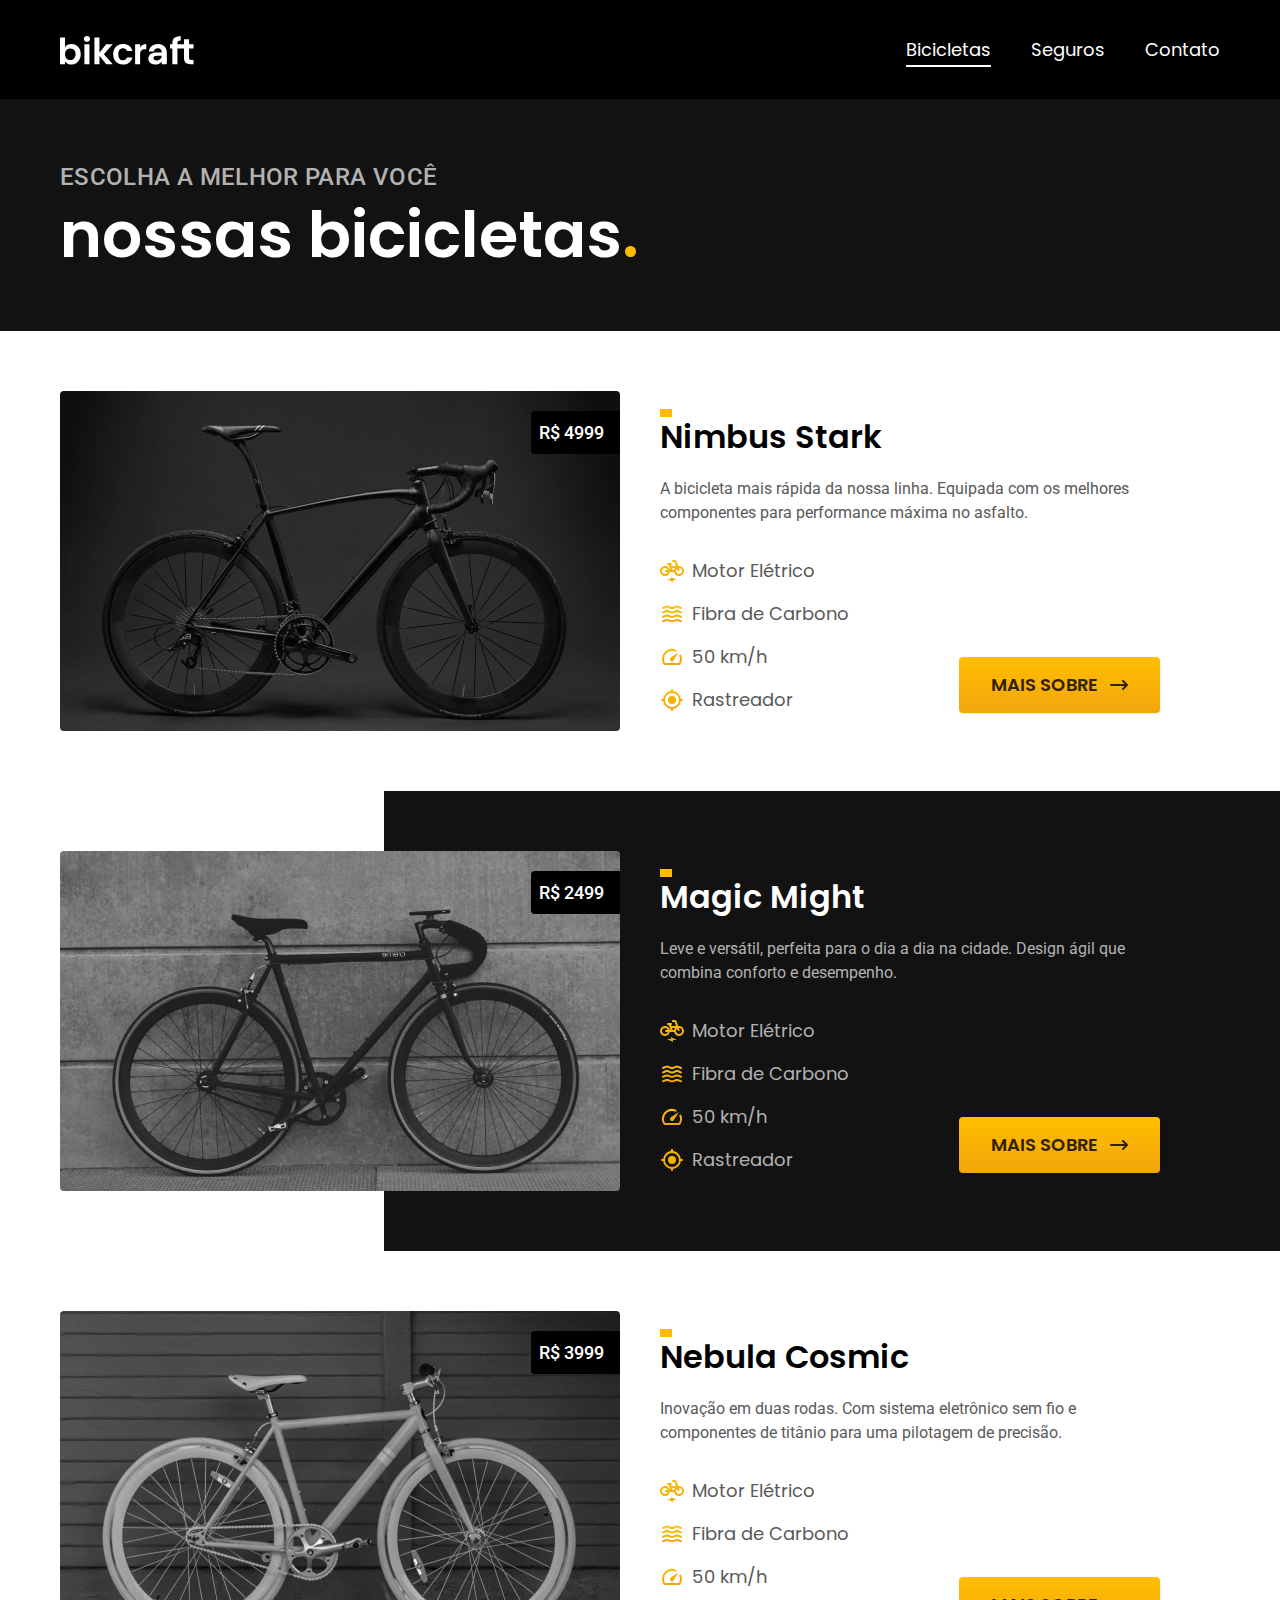
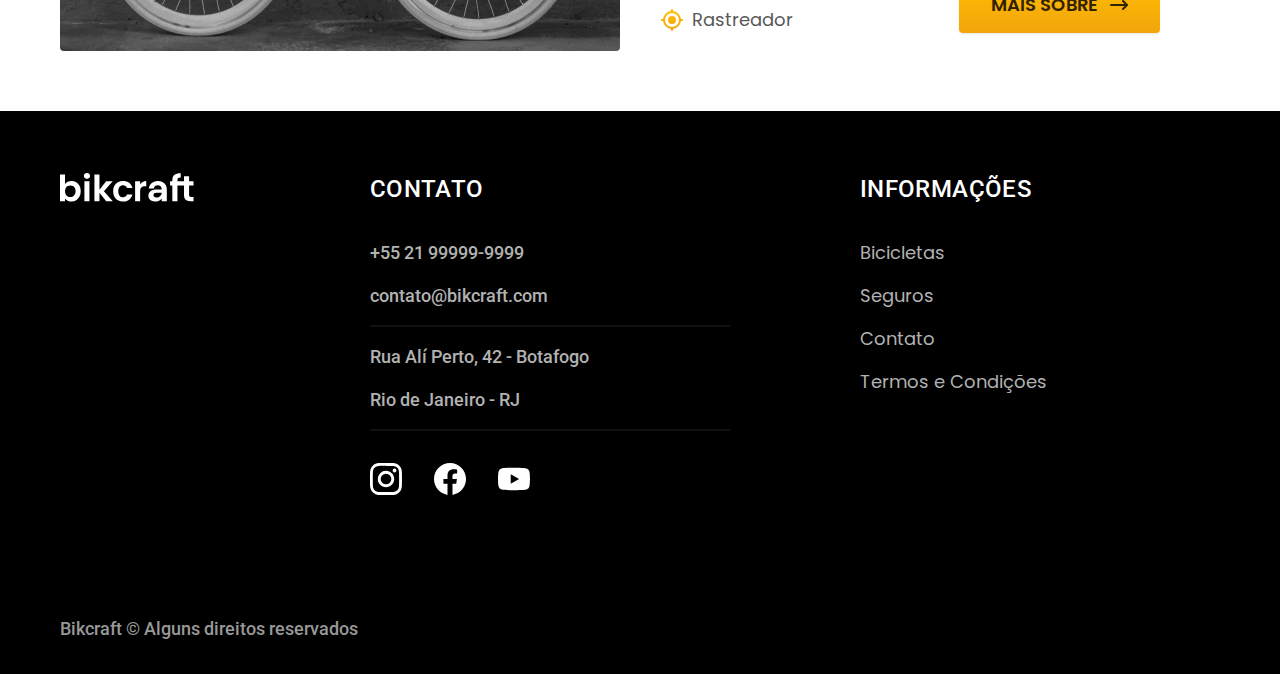
<file: bicicletas.html>
<!DOCTYPE html>

<html lang="PT-BR">

<head>
  <meta charset="UTF-8">
  <meta name="viewport" content="width=device-width, initial-scale=1.0">
  <meta name="description" content="Descubra a linha completa de bicicletas Bikcraft. Da ultraleve Magic Might à revolucionária Nebula Cosmic e a poderosa Nimbus Stark. Encontre a bike perfeita para seu estilo.">
  <title>Bicicletas | Bikcraft</title>
  <link rel="preconnect" href="https://fonts.googleapis.com">
  <link rel="preconnect" href="https://fonts.gstatic.com" crossorigin>
  <link href="https://fonts.googleapis.com/css2?family=Merriweather:ital,opsz,wdth,wght@1,18..144,87..112,900&family=Poppins:wght@400;600&family=Roboto:wght@400;500&display=swap" rel="stylesheet">
  <link rel="stylesheet" href="./css/style.css">
  <link rel="icon" href="./favicon.svg" type="svg+xml">
</head>

<body id="bicicletas">

  <header class="header-bg">
    <div class="header container">
      <a href="./"><img src="./img/bikcraft.svg" alt="Bikcraft" width="136" height="32"></a>
      <nav aria-label="primaria">
        <ul class="header-menu font-1-m color-b0">
          <li><a href="./bicicletas.html">Bicicletas</a></li>
          <li><a href="./seguros.html">Seguros</a></li>
          <li><a href="./contato.html">Contato</a></li>
        </ul>
      </nav>
    </div>
  </header>

  <main>

    <div class="title-bg">
      <div class="title container">
        <p class="font-2-l-b color-b5">Escolha a melhor para você</p>
        <h1 class="font-1-xxl color-b0">nossas bicicletas<span class="color-p1">.</span></h1>
      </div>
    </div>

    <div class="bikes container">
      <div class="bike-image">
        <img src="./img/bicicletas/nimbus.jpg" alt="Bicicleta Nimbus Stark">
        <span class="font-2-m color-b0">R$ 4999</span>
      </div>
      <div class="bike-content">
        <h2 class="font-1-xl">Nimbus Stark</h2>
        <p class="font-2-s color-b8">A bicicleta mais rápida da nossa linha. Equipada com os melhores componentes para performance máxima no asfalto.</p>
        <ul class="font-1-m color-b8">
          <li><img src="./img/icones/eletrica.svg" alt="" width="24" height="24">Motor Elétrico</li>
          <li><img src="./img/icones/carbono.svg" alt="" width="24" height="24">Fibra de Carbono</li>
          <li><img src="./img/icones/velocidade.svg" alt="" width="24" height="24">50 km/h</li>
          <li><img src="./img/icones/rastreador.svg" alt="" width="24" height="24">Rastreador</li>
        </ul>
        <a class="btn arrow" href="./bicicletas/nimbus.html">Mais Sobre</a>
      </div>
    </div>

    <div class="bike-bg">
      <div class="bikes container">
        <div class="bike-image">
          <img src="./img/bicicletas/magic.jpg" alt="Bicicleta Magic Might">
          <span class="font-2-m color-b0">R$ 2499</span>
        </div>
        <div class="bike-content">
          <h2 class="font-1-xl color-b0">Magic Might</h2>
          <p class="font-2-s color-b5">Leve e versátil, perfeita para o dia a dia na cidade. Design ágil que combina conforto e desempenho.</p>
          <ul class="font-1-m color-b5">
            <li><img src="./img/icones/eletrica.svg" alt="" width="24" height="24">Motor Elétrico</li>
            <li><img src="./img/icones/carbono.svg" alt="" width="24" height="24">Fibra de Carbono</li>
            <li><img src="./img/icones/velocidade.svg" alt="" width="24" height="24">50 km/h</li>
            <li><img src="./img/icones/rastreador.svg" alt="" width="24" height="24">Rastreador</li>
          </ul>
          <a class="btn arrow" href="./bicicletas/magic.html">Mais Sobre</a>
        </div>
      </div>
    </div>


    <div class="bikes container">
      <div class="bike-image">
        <img src="./img/bicicletas/nebula.jpg" alt="Bicicleta Nebula Cosmic">
        <span class="font-2-m color-b0">R$ 3999</span>
      </div>
      <div class="bike-content">
        <h2 class="font-1-xl">Nebula Cosmic</h2>
        <p class="font-2-s color-b8">Inovação em duas rodas. Com sistema eletrônico sem fio e componentes de titânio para uma pilotagem de precisão.</p>
        <ul class="font-1-m color-b8">
          <li><img src="./img/icones/eletrica.svg" alt="" width="24" height="24">Motor Elétrico</li>
          <li><img src="./img/icones/carbono.svg" alt="" width="24" height="24">Fibra de Carbono</li>
          <li><img src="./img/icones/velocidade.svg" alt="" width="24" height="24">50 km/h</li>
          <li><img src="./img/icones/rastreador.svg" alt="" width="24" height="24">Rastreador</li>
        </ul>
        <a class="btn arrow" href="./bicicletas/nebula.html">Mais Sobre</a>
      </div>
    </div>

  </main>

  <footer class="footer-bg">
    <div class="footer container">
      <a href="./"><img src="./img/bikcraft.svg" alt="Bikcraft"></a>
      <div class="footer-contact">
        <h3 class="font-2-l-b color-b0">Contato</h3>
        <ul class="font-2-m color-b5">
          <li><a href="tel:+5521999999999">+55 21 99999-9999</a></li>
          <li><a href="mailto:contato@bikcraft.com">contato@bikcraft.com</a></li>
          <li>Rua Alí Perto, 42 - Botafogo</li>
          <li>Rio de Janeiro - RJ</li>
        </ul>
        <div class="footer-social">
          <a href="./"><img src="./img/redes/instagram.svg" alt="Instagram"></a>
          <a href="./"><img src="./img/redes/facebook.svg" alt="Facebook"></a>
          <a href="./"><img src="./img/redes/youtube.svg" alt="Youtube"></a>
        </div>
      </div>
      <div class="footer-info">
        <h3 class="font-2-l-b color-b0">Informações</h3>
        <nav>
          <ul class="font-1-m color-b5">
            <li><a href="./bicicletas.html">Bicicletas</a></li>
            <li><a href="./seguros.html">Seguros</a></li>
            <li><a href="./contato.html">Contato</a></li>
            <li><a href="./termos.html">Termos e Condições</a></li>
          </ul>
        </nav>
      </div>
      <p class="font-2-m color-b6 footer-copy">Bikcraft © Alguns direitos reservados</p>
    </div>
  </footer>

</body>

</html>
</file>
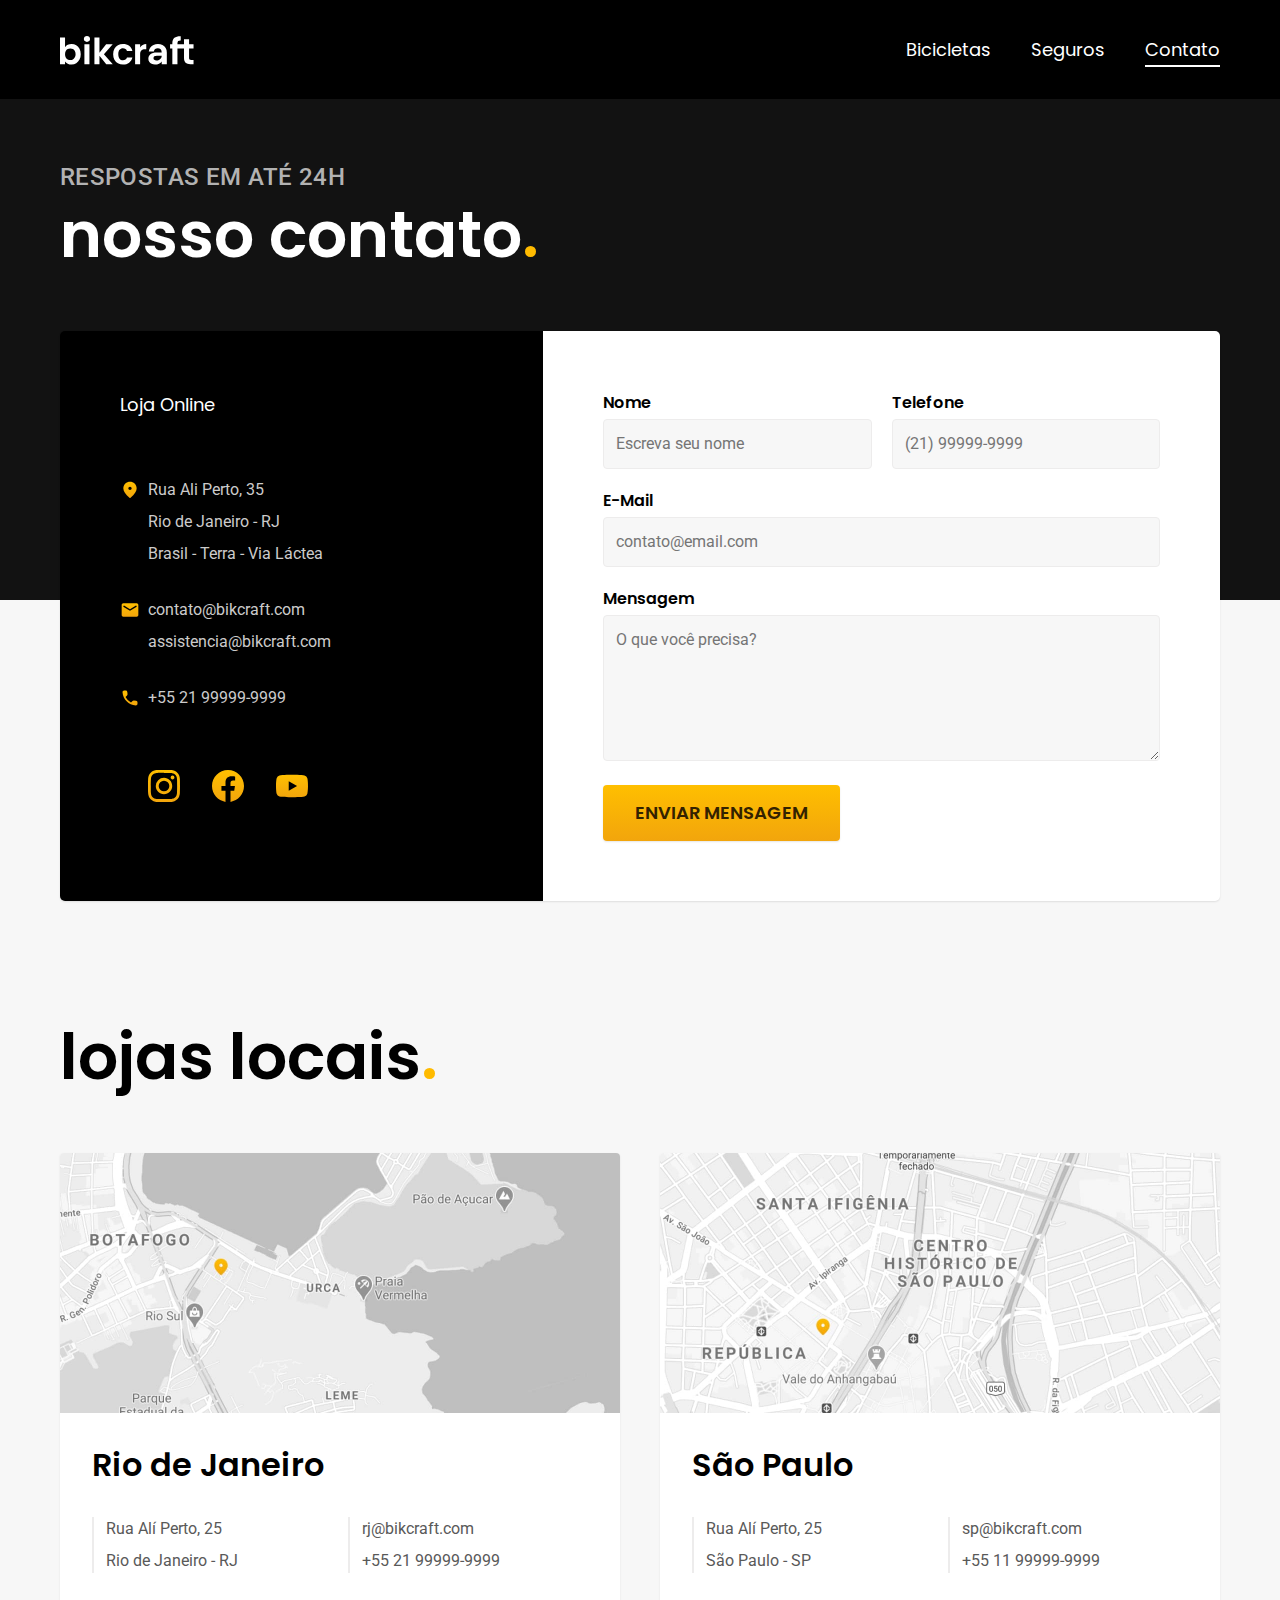
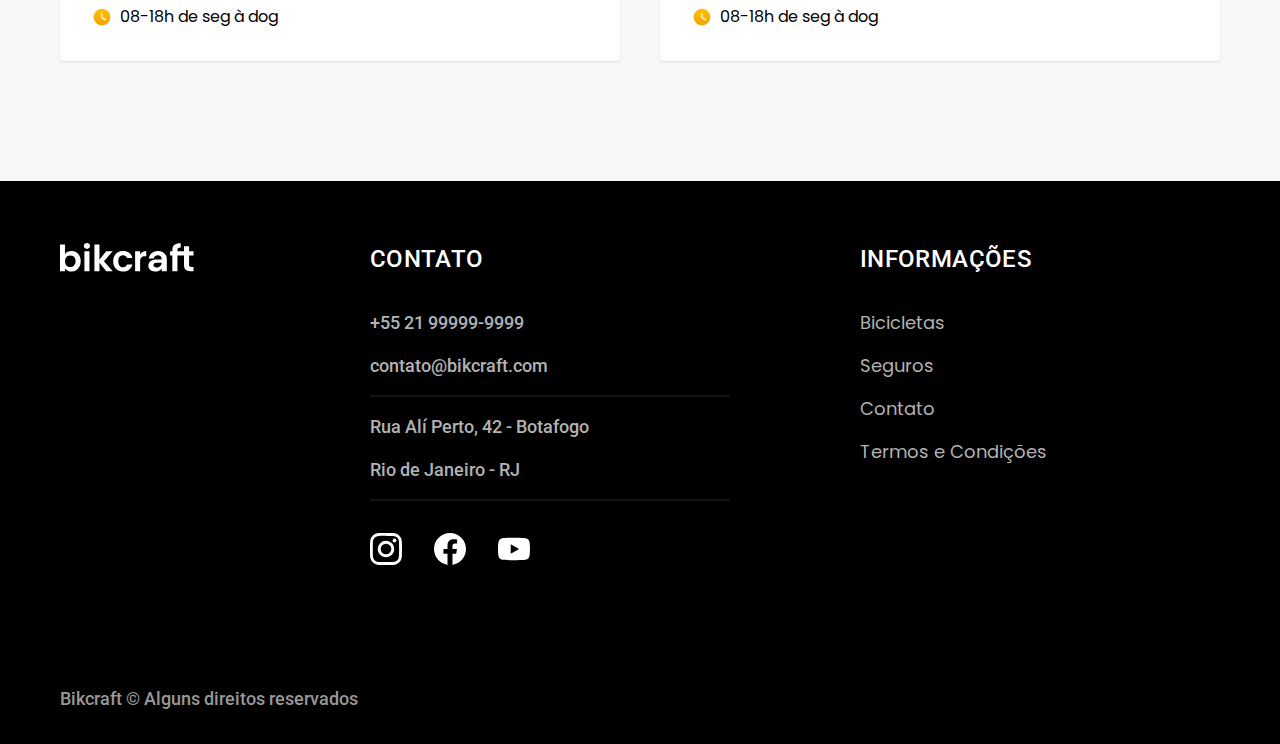
<file: contato.html>
<!DOCTYPE html>

<html lang="PT-BR">

<head>
  <meta charset="UTF-8">
  <meta name="viewport" content="width=device-width, initial-scale=1.0">
  <meta name="description" content="Conheça nossos Termos e Condições. Leia sobre políticas de estorno, gestão da conta do usuário, planos de seguros e todas as diretrizes que regem sua experiência Bikcraft.">
  <title>Contato | Bikcraft</title>
  <link rel="preconnect" href="https://fonts.googleapis.com">
  <link rel="preconnect" href="https://fonts.gstatic.com" crossorigin>
  <link href="https://fonts.googleapis.com/css2?family=Merriweather:ital,opsz,wdth,wght@1,18..144,87..112,900&family=Poppins:wght@400;600&family=Roboto:wght@400;500&display=swap" rel="stylesheet">
  <link rel="stylesheet" href="./css/style.css">
  <link rel="icon" href="./favicon.svg" type="svg+xml">
</head>

<body id="contact">

  <header class="header-bg">
    <div class="header container">
      <a href="./"><img src="./img/bikcraft.svg" alt="Bikcraft" width="136" height="32"></a>
      <nav aria-label="primaria">
        <ul class="header-menu font-1-m color-b0">
          <li><a href="./bicicletas.html">Bicicletas</a></li>
          <li><a href="./seguros.html">Seguros</a></li>
          <li><a href="./contato.html">Contato</a></li>
        </ul>
      </nav>
    </div>
  </header>

  <main>
    <div class="title-bg">
      <div class="title container">
        <p class="font-2-l-b color-b5">Respostas em até 24h</p>
        <h1 class="font-1-xxl color-b0">nosso contato<span class="color-p1">.</span></h1>
      </div>
    </div>

    <div class="contact container">

      <section class="contact-info" aria-label="Endereço">
        <h2 class="font-1-m color-b0">Loja Online</h2>
        <div class="contact-address font-2-s color-b4">
          <p>Rua Ali Perto, 35</p>
          <p>Rio de Janeiro - RJ</p>
          <p>Brasil - Terra - Via Láctea</p>
        </div>
        <address class="contact-means font-2-s color-b4">
          <a href="mailto:contato@bikcraft.com">contato@bikcraft.com</a>
          <a href="mailto:assistencia@bikcraft.com">assistencia@bikcraft.com</a>
          <a href="tel:+5521999999999">+55 21 99999-9999</a>
        </address>
        <div class="contact-media">
          <a href="./"><img src="./img/redes/instagram-p.svg" alt="Instagram"></a>
          <a href="./"><img src="./img/redes/facebook-p.svg" alt="Facebook"></a>
          <a href="./"><img src="./img/redes/youtube-p.svg" alt="Youtube"></a>
        </div>
      </section>

      <section class="contact-form" aria-label="Formulário">
        <form class="form" action="./contato.html">
          <div>
            <label for="nome">Nome</label>
            <input type="text" id="nome" name="nome" placeholder="Escreva seu nome">
          </div>
          <div>
            <label for="telefone">Telefone</label>
            <input type="text" id="telefone" name="telefone" placeholder="(21) 99999-9999">
          </div>
          <div class="col-2">
            <label for="email">E-Mail</label>
            <input type="email" id="email" name="email" placeholder="contato@email.com">
          </div>
          <div class="col-2">
            <label for="mensagem">Mensagem</label>
            <textarea rows="5" id="mensagem" name="mensagem" placeholder="O que você precisa?"></textarea>
          </div>
          <button class="btn col-2">Enviar mensagem</button>
        </form>
      </section>

    </div>

  </main>

  <article class="store container">
    <h2 class="font-1-xxl">lojas locais<span class="color-p1">.</span></h2>
    <div class="store-item">
      <img src="./img/lojas/rj.jpg" alt="Mapa marcando o Endereço em Rua Alí Perto, 25 - Rio de Janeiro, RJ">
      <div class="store-content">
        <h3 class="font-1-xl">Rio de Janeiro</h3>
        <div class="store-info font-2-s color-b8">
          <p>Rua Alí Perto, 25</p>
          <p>Rio de Janeiro - RJ</p>
        </div>
        <div class="store-info font-2-s color-b8">
          <a href="mailto:rj@bikcraft.com">rj@bikcraft.com</a>
          <a href="tel:+5521999999999">+55 21 99999-9999</a>
        </div>
        <p class="store-time font-1-s"><img src="./img/icones/horario.svg" alt="">08-18h de seg à dog</p>
      </div>
    </div>

    <div class="store-item">
      <img src="./img/lojas/sp.jpg" alt="Mapa marcando o Endereço em Rua Alí Perto, 25 - São Paulo, SP">
      <div class="store-content">
        <h3 class="font-1-xl">São Paulo</h3>
        <div class="store-info font-2-s color-b8">
          <p>Rua Alí Perto, 25</p>
          <p>São Paulo - SP</p>
        </div>
        <div class="store-info font-2-s color-b8">
          <a href="mailto:sp@bikcraft.com">sp@bikcraft.com</a>
          <a href="tel:+5511999999999">+55 11 99999-9999</a>
        </div>
        <p class="store-time font-1-s"><img src="./img/icones/horario.svg" alt="">08-18h de seg à dog</p>
      </div>
    </div>
  </article>

  <footer class="footer-bg">
    <div class="footer container">
      <a href="./"><img src="./img/bikcraft.svg" alt="Bikcraft"></a>
      <div class="footer-contact">
        <h3 class="font-2-l-b color-b0">Contato</h3>
        <ul class="font-2-m color-b5">
          <li><a href="tel:+5521999999999">+55 21 99999-9999</a></li>
          <li><a href="mailto:contato@bikcraft.com">contato@bikcraft.com</a></li>
          <li>Rua Alí Perto, 42 - Botafogo</li>
          <li>Rio de Janeiro - RJ</li>
        </ul>
        <div class="footer-social">
          <a href="./"><img src="./img/redes/instagram.svg" alt="Instagram"></a>
          <a href="./"><img src="./img/redes/facebook.svg" alt="Facebook"></a>
          <a href="./"><img src="./img/redes/youtube.svg" alt="Youtube"></a>
        </div>
      </div>
      <div class="footer-info">
        <h3 class="font-2-l-b color-b0">Informações</h3>
        <nav>
          <ul class="font-1-m color-b5">
            <li><a href="./bicicletas.html">Bicicletas</a></li>
            <li><a href="./seguros.html">Seguros</a></li>
            <li><a href="./contato.html">Contato</a></li>
            <li><a href="./termos.html">Termos e Condições</a></li>
          </ul>
        </nav>
      </div>
      <p class="font-2-m color-b6 footer-copy">Bikcraft © Alguns direitos reservados</p>
    </div>
  </footer>

</body>

</html>
</file>
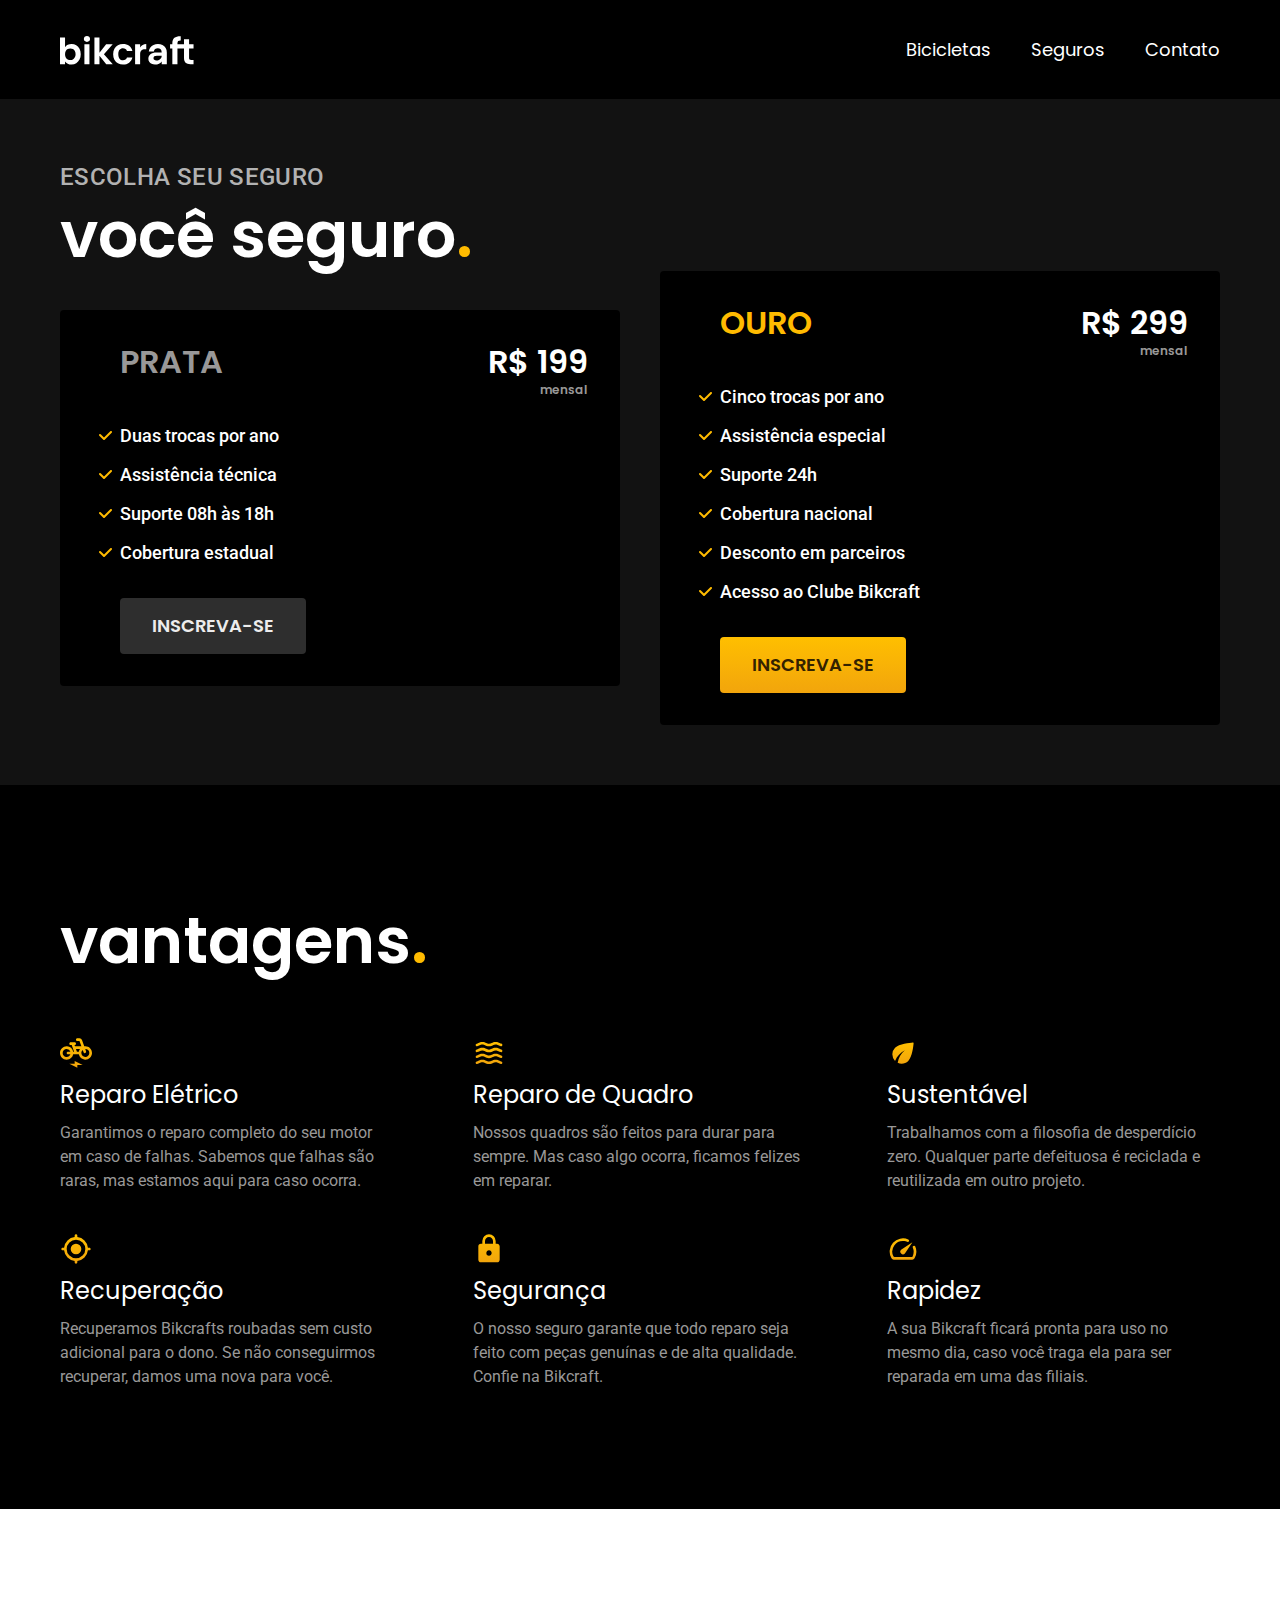
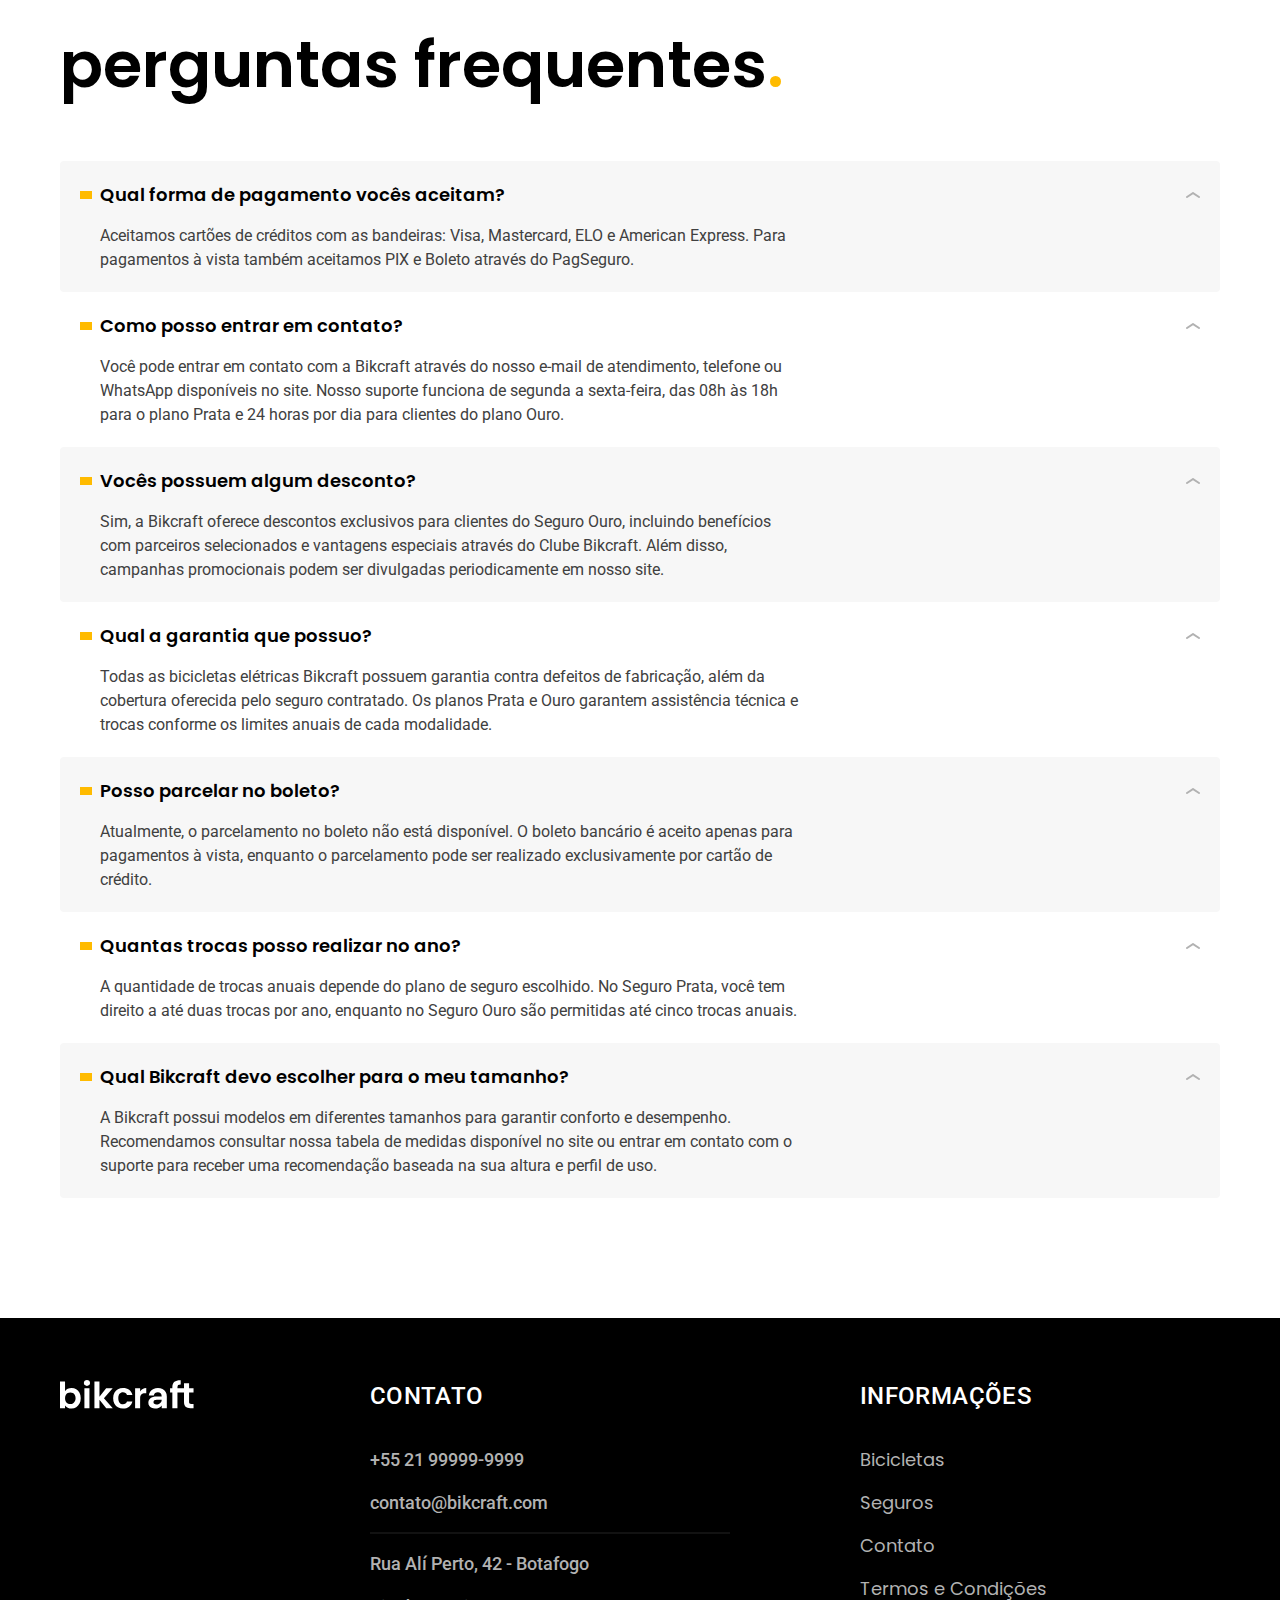
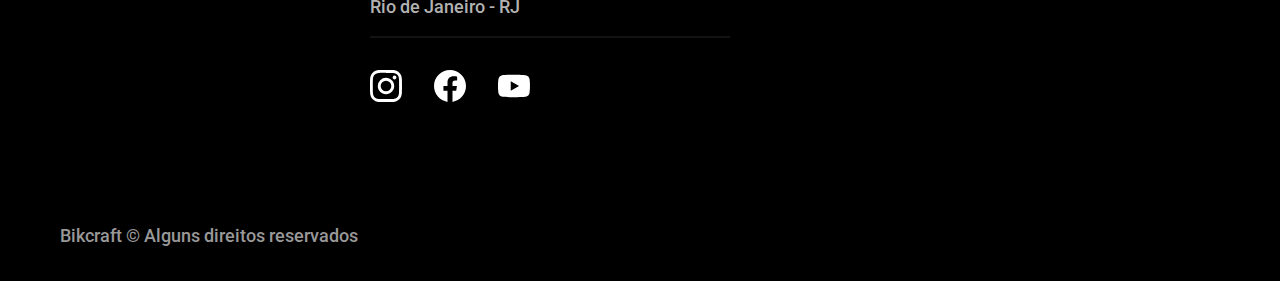
<file: seguros.html>
<!DOCTYPE html>

<html lang="PT-BR">

<head>
  <meta charset="UTF-8">
  <meta name="viewport" content="width=device-width, initial-scale=1.0">
  <meta name="description" content="Bicicletas elétricas de alta precisão e qualidade,  feitas sob medida para o cliente. Explore o mundo na sua velocidade com a Bikcraft.">
  <title>Bikcraft - Bicicletas Elétricas</title>
  <link rel="preconnect" href="https://fonts.googleapis.com">
  <link rel="preconnect" href="https://fonts.gstatic.com" crossorigin>
  <link href="https://fonts.googleapis.com/css2?family=Merriweather:ital,opsz,wdth,wght@1,18..144,87..112,900&family=Poppins:wght@400;600&family=Roboto:wght@400;500&display=swap" rel="stylesheet">
  <link rel="stylesheet" href="./css/style.css">
  <link rel="icon" href="./favicon.svg" type="svg+xml">
</head>

<body id="seguros">

  <header class="header-bg">
    <div class="header container">
      <a href="./"><img src="./img/bikcraft.svg" alt="Bikcraft" width="136" height="32"></a>
      <nav aria-label="primaria">
        <ul class="header-menu font-1-m color-b0">
          <li><a href="./bicicletas.html">Bicicletas</a></li>
          <li><a href="./seguros.html">Seguros</a></li>
          <li><a href="./contato.html">Contato</a></li>
        </ul>
      </nav>
    </div>
  </header>

  <main class="insurance-bg">
    <div class="title container">
      <p class="font-2-l-b color-b5">Escolha seu seguro</p>
      <h1 class="font-1-xxl color-b0">você seguro<span class="color-p1">.</span></h1>
    </div>

    <div class="insurance container">
      <div class="insurance-item">
        <h3 class="font-1-xl color-b6">PRATA</h3>
        <span class="font-1-xl color-b0">R$ 199 <span class="font-1-xs color-b6">mensal</span></span>
        <ul class="font-2-m color-b0">
          <li>Duas trocas por ano</li>
          <li>Assistência técnica</li>
          <li>Suporte 08h às 18h</li>
          <li>Cobertura estadual</li>
        </ul>
        <a class="btn secondary" href="./orcamento.html">Inscreva-se</a>
      </div>
      <div class="insurance-item">
        <h3 class="font-1-xl color-p1">OURO</h3>
        <span class="font-1-xl color-b0">R$ 299 <span class="font-1-xs color-b6">mensal</span></span>
        <ul class="font-2-m color-b0">
          <li>Cinco trocas por ano</li>
          <li>Assistência especial</li>
          <li>Suporte 24h</li>
          <li>Cobertura nacional</li>
          <li>Desconto em parceiros</li>
          <li>Acesso ao Clube Bikcraft</li>
        </ul>
        <a class="btn" href="./orcamento.html">Inscreva-se</a>
      </div>
    </div>
    </div>
  </main>

  <article class="advantages-bg">
    <div class="advantages container">
      <h2 class="font-1-xxl color-b0">vantagens<span class="color-p1">.</span></h2>
      <ul>
        <li>
          <img src="./img/icones/eletrica.svg" alt="">
          <h3 class="font-1-l color-b0">Reparo Elétrico</h3>
          <p class="font-2-s color-b6">Garantimos o reparo completo do seu motor em caso de falhas. Sabemos que falhas são raras, mas estamos aqui para caso ocorra.</p>
        </li>
        <li>
          <img src="./img/icones/carbono.svg" alt="">
          <h3 class="font-1-l color-b0">Reparo de Quadro</h3>
          <p class="font-2-s color-b6">Nossos quadros são feitos para durar para sempre. Mas caso algo ocorra, ficamos felizes em reparar.</p>
        </li>
        <li>
          <img src="./img/icones/sustentavel.svg" alt="">
          <h3 class="font-1-l color-b0">Sustentável</h3>
          <p class="font-2-s color-b6">Trabalhamos com a filosofia de desperdício zero. Qualquer parte defeituosa é reciclada e reutilizada em outro projeto.</p>
        </li>
        <li>
          <img src="./img/icones/rastreador.svg" alt="">
          <h3 class="font-1-l color-b0">Recuperação</h3>
          <p class="font-2-s color-b6">Recuperamos Bikcrafts roubadas sem custo adicional para o dono. Se não conseguirmos recuperar, damos uma nova para você.</p>
        </li>
        <li>
          <img src="./img/icones/seguro.svg" alt="">
          <h3 class="font-1-l color-b0">Segurança</h3>
          <p class="font-2-s color-b6">O nosso seguro garante que todo reparo seja feito com peças genuínas e de alta qualidade. Confie na Bikcraft.</p>
        </li>
        <li>
          <img src="./img/icones/velocidade.svg" alt="">
          <h3 class="font-1-l color-b0">Rapidez</h3>
          <p class="font-2-s color-b6">A sua Bikcraft ficará pronta para uso no mesmo dia, caso você traga ela para ser reparada em uma das filiais.</p>
        </li>
      </ul>
    </div>
  </article>

  <article class="questions container">
    <h2 class="font-1-xxl color-b12">perguntas frequentes<span class="color-p1">.</span></h2>
    <dl>
      <div>
        <dt class="font-1-m-b">Qual forma de pagamento vocês aceitam?</dt>
        <dd class="font-2-s color-b9">Aceitamos cartões de créditos com as bandeiras: Visa, Mastercard, ELO e American Express. Para pagamentos à vista também aceitamos PIX e Boleto através do PagSeguro.</dd>
      </div>
      <div>
        <dt class="font-1-m-b">Como posso entrar em contato?</dt>
        <dd class="font-2-s color-b9">Você pode entrar em contato com a Bikcraft através do nosso e-mail de atendimento, telefone ou WhatsApp disponíveis no site. Nosso suporte funciona de segunda a sexta-feira, das 08h às 18h para o plano Prata e 24 horas por dia para clientes do plano Ouro.</dd>
      </div>
      <div>
        <dt class="font-1-m-b">Vocês possuem algum desconto?</dt>
        <dd class="font-2-s color-b9">Sim, a Bikcraft oferece descontos exclusivos para clientes do Seguro Ouro, incluindo benefícios com parceiros selecionados e vantagens especiais através do Clube Bikcraft. Além disso, campanhas promocionais podem ser divulgadas periodicamente em nosso site.</dd>
      </div>
      <div>
        <dt class="font-1-m-b">Qual a garantia que possuo?</dt>
        <dd class="font-2-s color-b9">Todas as bicicletas elétricas Bikcraft possuem garantia contra defeitos de fabricação, além da cobertura oferecida pelo seguro contratado. Os planos Prata e Ouro garantem assistência técnica e trocas conforme os limites anuais de cada modalidade.</dd>
      </div>
      <div>
        <dt class="font-1-m-b">Posso parcelar no boleto?</dt>
        <dd class="font-2-s color-b9">Atualmente, o parcelamento no boleto não está disponível. O boleto bancário é aceito apenas para pagamentos à vista, enquanto o parcelamento pode ser realizado exclusivamente por cartão de crédito.</dd>
      </div>
      <div>
        <dt class="font-1-m-b">Quantas trocas posso realizar no ano?</dt>
        <dd class="font-2-s color-b9">A quantidade de trocas anuais depende do plano de seguro escolhido. No Seguro Prata, você tem direito a até duas trocas por ano, enquanto no Seguro Ouro são permitidas até cinco trocas anuais.</dd>
      </div>
      <div>
        <dt class="font-1-m-b">Qual Bikcraft devo escolher para o meu tamanho?</dt>
        <dd class="font-2-s color-b9">A Bikcraft possui modelos em diferentes tamanhos para garantir conforto e desempenho. Recomendamos consultar nossa tabela de medidas disponível no site ou entrar em contato com o suporte para receber uma recomendação baseada na sua altura e perfil de uso.</dd>
      </div>
    </dl>
  </article>

  <footer class="footer-bg">
    <div class="footer container">
      <a href="./"><img src="./img/bikcraft.svg" alt="Bikcraft"></a>
      <div class="footer-contact">
        <h3 class="font-2-l-b color-b0">Contato</h3>
        <ul class="font-2-m color-b5">
          <li><a href="tel:+5521999999999">+55 21 99999-9999</a></li>
          <li><a href="mailto:contato@bikcraft.com">contato@bikcraft.com</a></li>
          <li>Rua Alí Perto, 42 - Botafogo</li>
          <li>Rio de Janeiro - RJ</li>
        </ul>
        <div class="footer-social">
          <a href="./"><img src="./img/redes/instagram.svg" alt="Instagram"></a>
          <a href="./"><img src="./img/redes/facebook.svg" alt="Facebook"></a>
          <a href="./"><img src="./img/redes/youtube.svg" alt="Youtube"></a>
        </div>
      </div>
      <div class="footer-info">
        <h3 class="font-2-l-b color-b0">Informações</h3>
        <nav>
          <ul class="font-1-m color-b5">
            <li><a href="./bicicletas.html">Bicicletas</a></li>
            <li><a href="./seguros.html">Seguros</a></li>
            <li><a href="./contato.html">Contato</a></li>
            <li><a href="./termos.html">Termos e Condições</a></li>
          </ul>
        </nav>
      </div>
      <p class="font-2-m color-b6 footer-copy">Bikcraft © Alguns direitos reservados</p>
    </div>
  </footer>

</body>

</html>
</file>
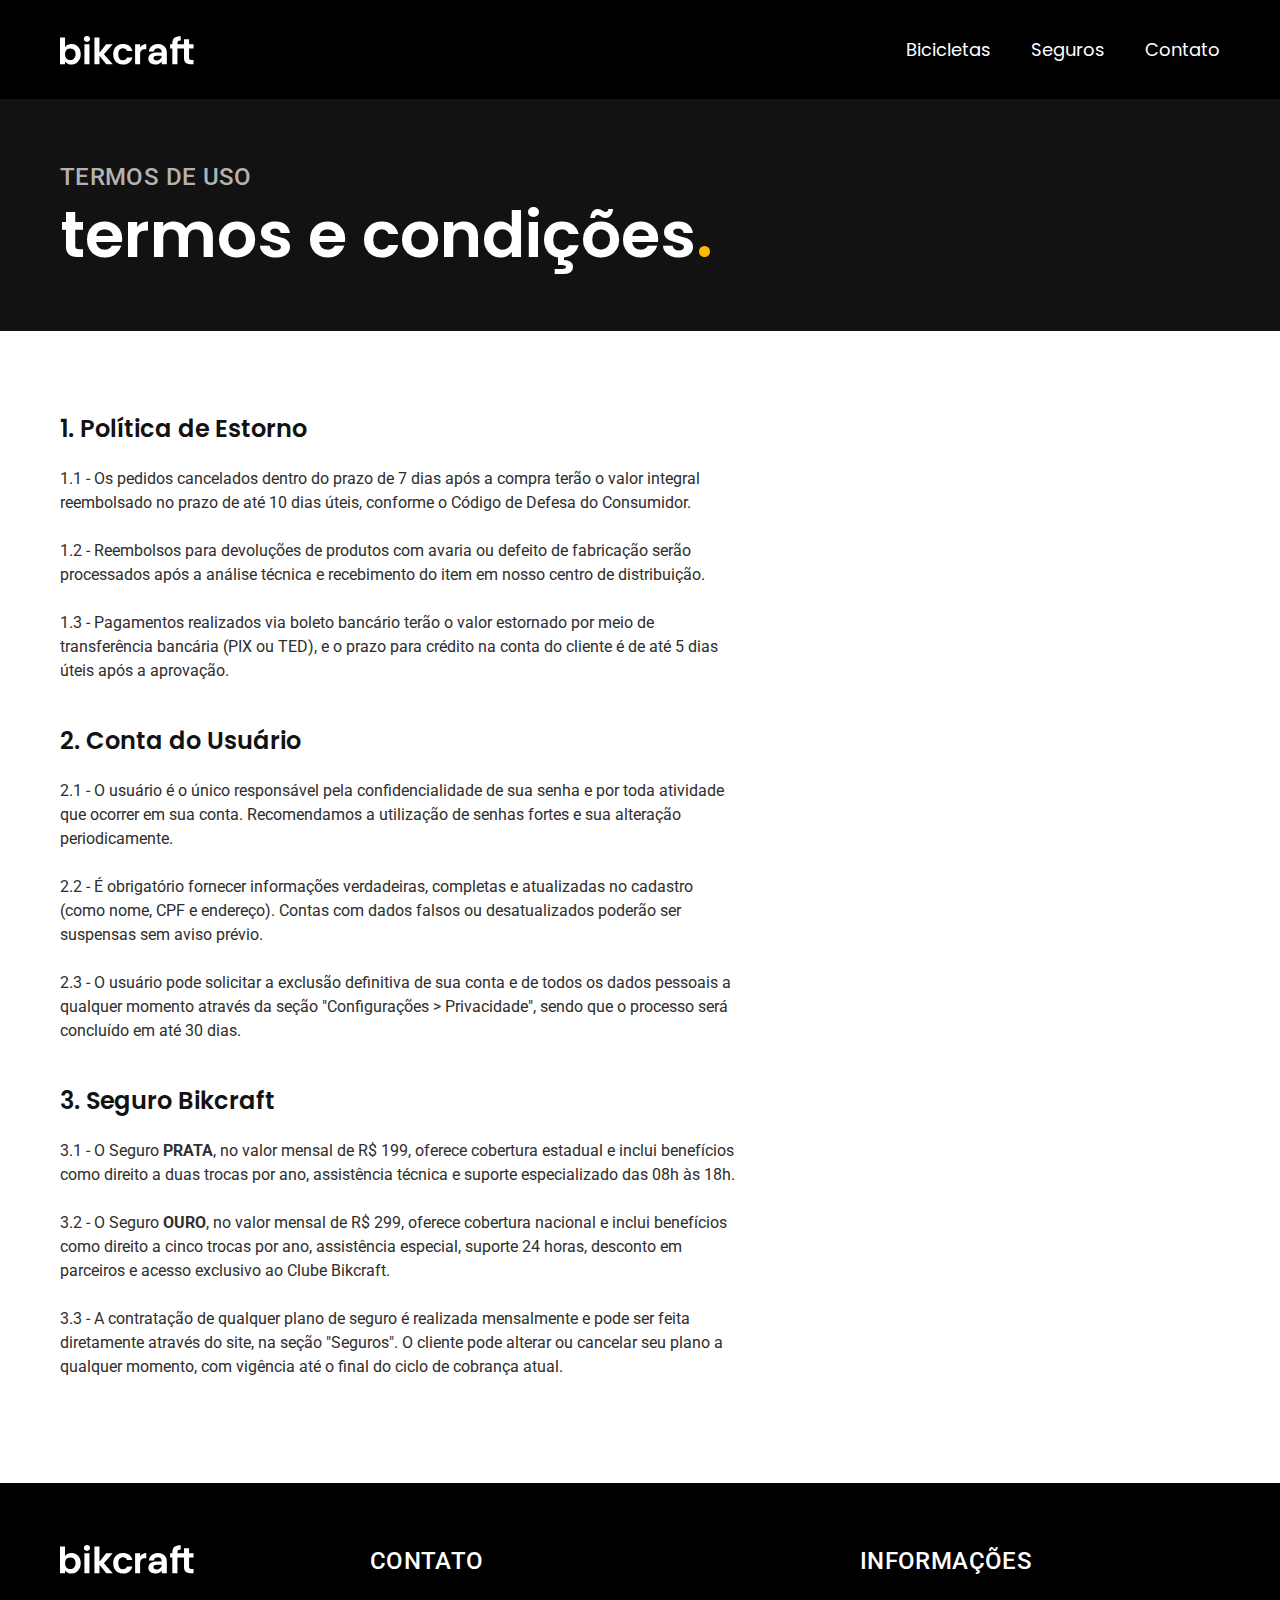
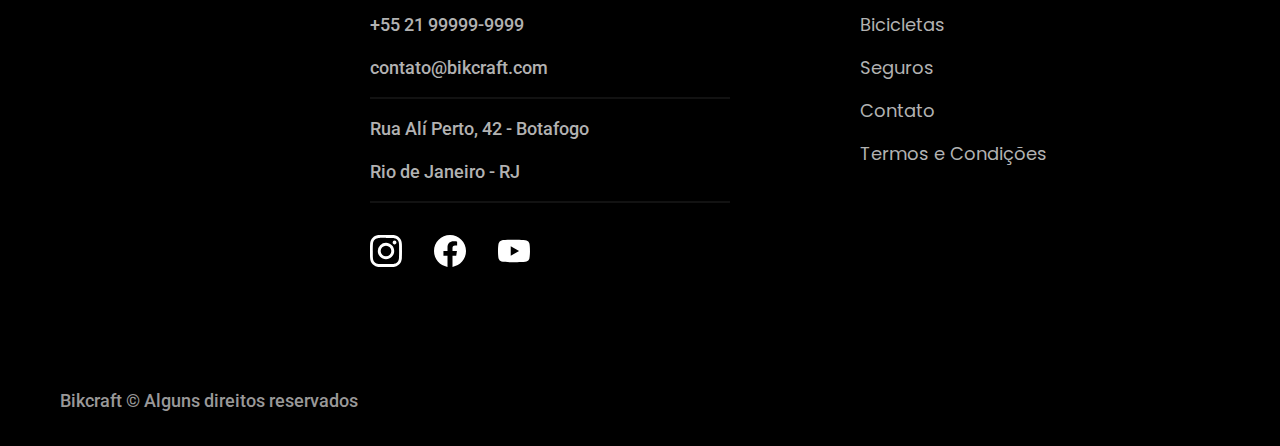
<file: termos.html>
<!DOCTYPE html>

<html lang="PT-BR">

<head>
  <meta charset="UTF-8">
  <meta name="viewport" content="width=device-width, initial-scale=1.0">
  <meta name="description" content="Conheça nossos Termos e Condições. Leia sobre políticas de estorno, gestão da conta do usuário, planos de seguros e todas as diretrizes que regem sua experiência Bikcraft.">
  <title>Termos e Condições | Bikcraft</title>
  <link rel="preconnect" href="https://fonts.googleapis.com">
  <link rel="preconnect" href="https://fonts.gstatic.com" crossorigin>
  <link href="https://fonts.googleapis.com/css2?family=Merriweather:ital,opsz,wdth,wght@1,18..144,87..112,900&family=Poppins:wght@400;600&family=Roboto:wght@400;500&display=swap" rel="stylesheet">
  <link rel="stylesheet" href="./css/style.css">
  <link rel="icon" href="./favicon.svg" type="svg+xml">
</head>

<body>

  <header class="header-bg">
    <div class="header container">
      <a href="./"><img src="./img/bikcraft.svg" alt="Bikcraft" width="136" height="32"></a>
      <nav aria-label="primaria">
        <ul class="header-menu font-1-m color-b0">
          <li><a href="./bicicletas.html">Bicicletas</a></li>
          <li><a href="./seguros.html">Seguros</a></li>
          <li><a href="./contato.html">Contato</a></li>
        </ul>
      </nav>
    </div>
  </header>

  <main>
    <div class="title-bg">
      <div class="title container">
        <p class="font-2-l-b color-b5">Termos de Uso</p>
        <h1 class="font-1-xxl color-b0">termos e condições<span class="color-p1">.</span></h1>
      </div>
    </div>

    <div class="terms container font-2-s color-b10">
      <h2 class="font-1-l color-b11">1. Política de Estorno</h2>
      <p>1.1 - Os pedidos cancelados dentro do prazo de 7 dias após a compra terão o valor integral reembolsado no prazo de até 10 dias úteis, conforme o Código de Defesa do Consumidor.</p>
      <p>1.2 - Reembolsos para devoluções de produtos com avaria ou defeito de fabricação serão processados após a análise técnica e recebimento do item em nosso centro de distribuição.</p>
      <p>1.3 - Pagamentos realizados via boleto bancário terão o valor estornado por meio de transferência bancária (PIX ou TED), e o prazo para crédito na conta do cliente é de até 5 dias úteis após a aprovação.</p>
      <h2 class="font-1-l color-b11">2. Conta do Usuário</h2>
      <p>2.1 - O usuário é o único responsável pela confidencialidade de sua senha e por toda atividade que ocorrer em sua conta. Recomendamos a utilização de senhas fortes e sua alteração periodicamente.</p>
      <p>2.2 - É obrigatório fornecer informações verdadeiras, completas e atualizadas no cadastro (como nome, CPF e endereço). Contas com dados falsos ou desatualizados poderão ser suspensas sem aviso prévio.</p>
      <p>2.3 - O usuário pode solicitar a exclusão definitiva de sua conta e de todos os dados pessoais a qualquer momento através da seção "Configurações > Privacidade", sendo que o processo será concluído em até 30 dias.</p>
      <h2 class="font-1-l color-b11">3. Seguro Bikcraft</h2>
      <p>3.1 - O Seguro <strong>PRATA</strong>, no valor mensal de R$ 199, oferece cobertura estadual e inclui benefícios como direito a duas trocas por ano, assistência técnica e suporte especializado das 08h às 18h.</p>
      <p>3.2 - O Seguro <strong>OURO</strong>, no valor mensal de R$ 299, oferece cobertura nacional e inclui benefícios como direito a cinco trocas por ano, assistência especial, suporte 24 horas, desconto em parceiros e acesso exclusivo ao Clube Bikcraft.</p>
      <p>3.3 - A contratação de qualquer plano de seguro é realizada mensalmente e pode ser feita diretamente através do site, na seção "Seguros". O cliente pode alterar ou cancelar seu plano a qualquer momento, com vigência até o final do ciclo de cobrança atual.</p>
    </div>

  </main>

  <footer class="footer-bg">
    <div class="footer container">
      <a href="./"><img src="./img/bikcraft.svg" alt="Bikcraft"></a>
      <div class="footer-contact">
        <h3 class="font-2-l-b color-b0">Contato</h3>
        <ul class="font-2-m color-b5">
          <li><a href="tel:+5521999999999">+55 21 99999-9999</a></li>
          <li><a href="mailto:contato@bikcraft.com">contato@bikcraft.com</a></li>
          <li>Rua Alí Perto, 42 - Botafogo</li>
          <li>Rio de Janeiro - RJ</li>
        </ul>
        <div class="footer-social">
          <a href="./"><img src="./img/redes/instagram.svg" alt="Instagram"></a>
          <a href="./"><img src="./img/redes/facebook.svg" alt="Facebook"></a>
          <a href="./"><img src="./img/redes/youtube.svg" alt="Youtube"></a>
        </div>
      </div>
      <div class="footer-info">
        <h3 class="font-2-l-b color-b0">Informações</h3>
        <nav>
          <ul class="font-1-m color-b5">
            <li><a href="./bicicletas.html">Bicicletas</a></li>
            <li><a href="./seguros.html">Seguros</a></li>
            <li><a href="./contato.html">Contato</a></li>
            <li><a href="./termos.html">Termos e Condições</a></li>
          </ul>
        </nav>
      </div>
      <p class="font-2-m color-b6 footer-copy">Bikcraft © Alguns direitos reservados</p>
    </div>
  </footer>

</body>

</html>
</file>
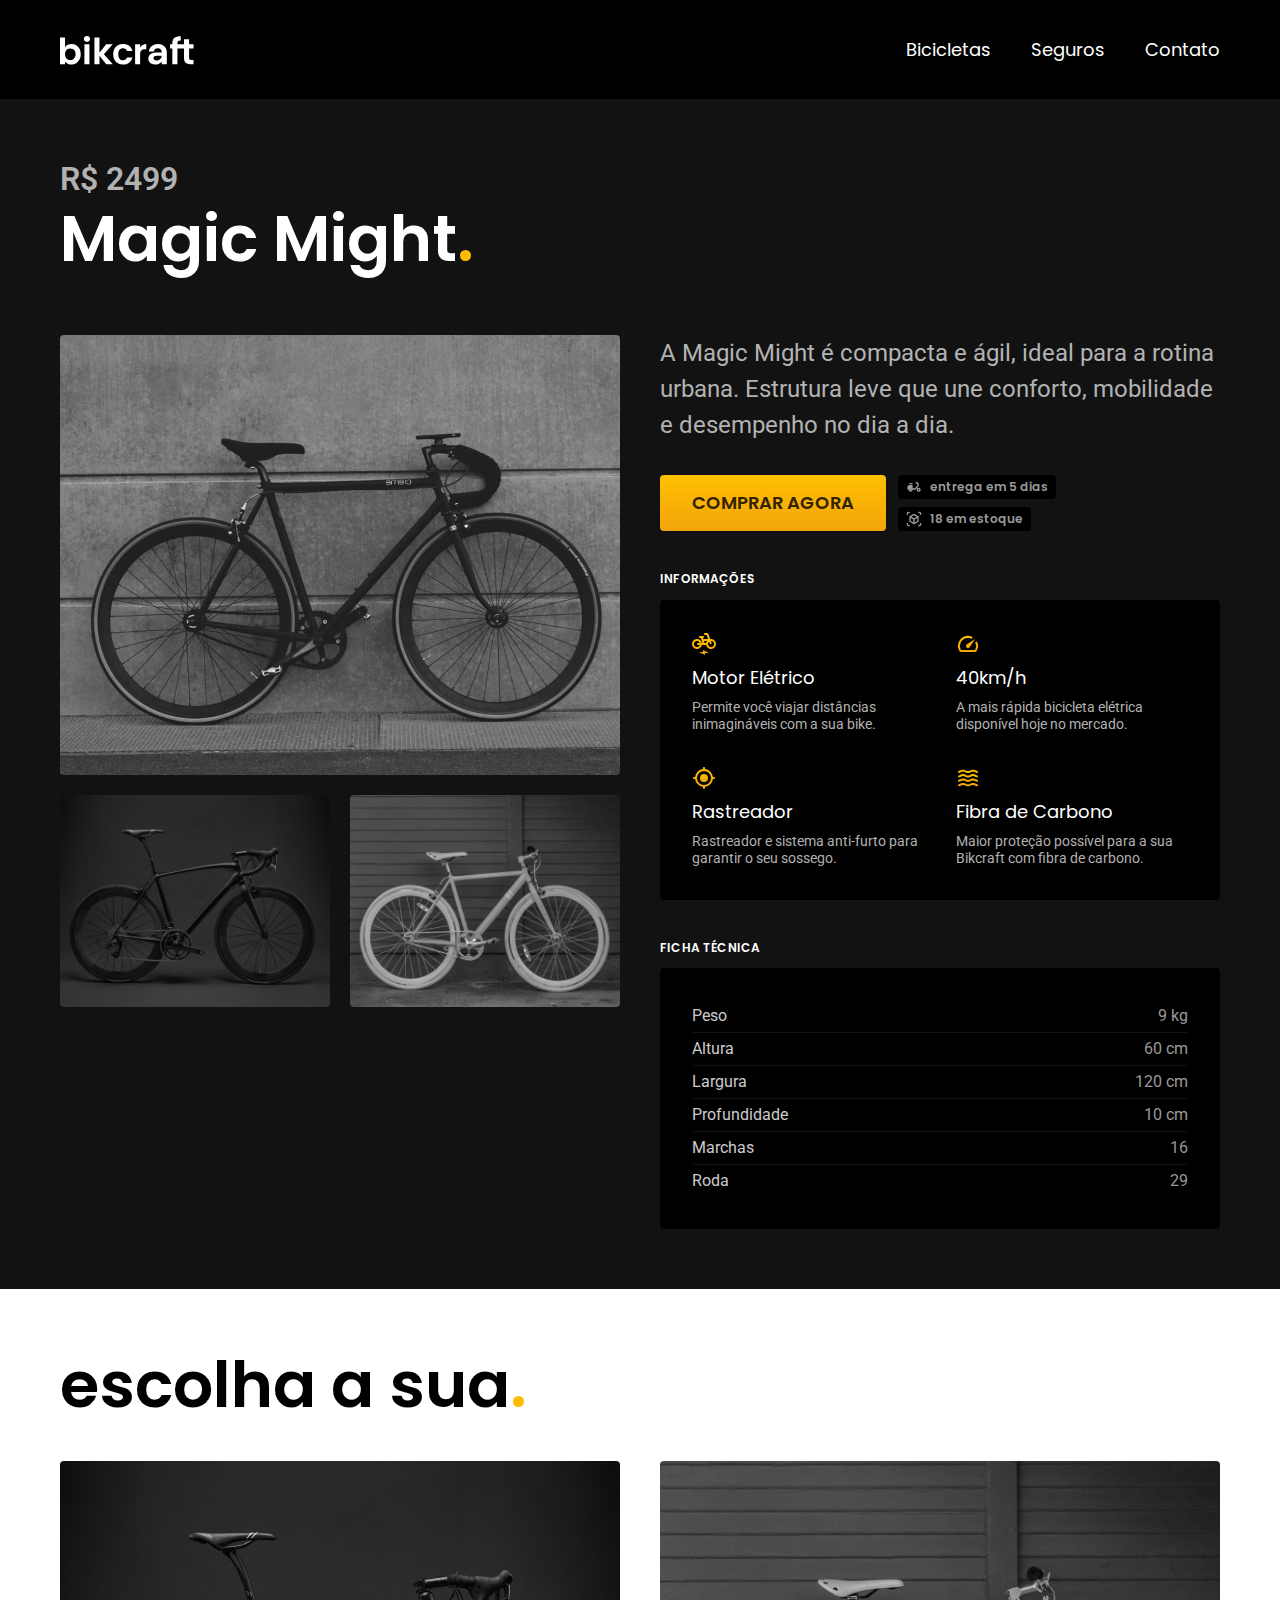
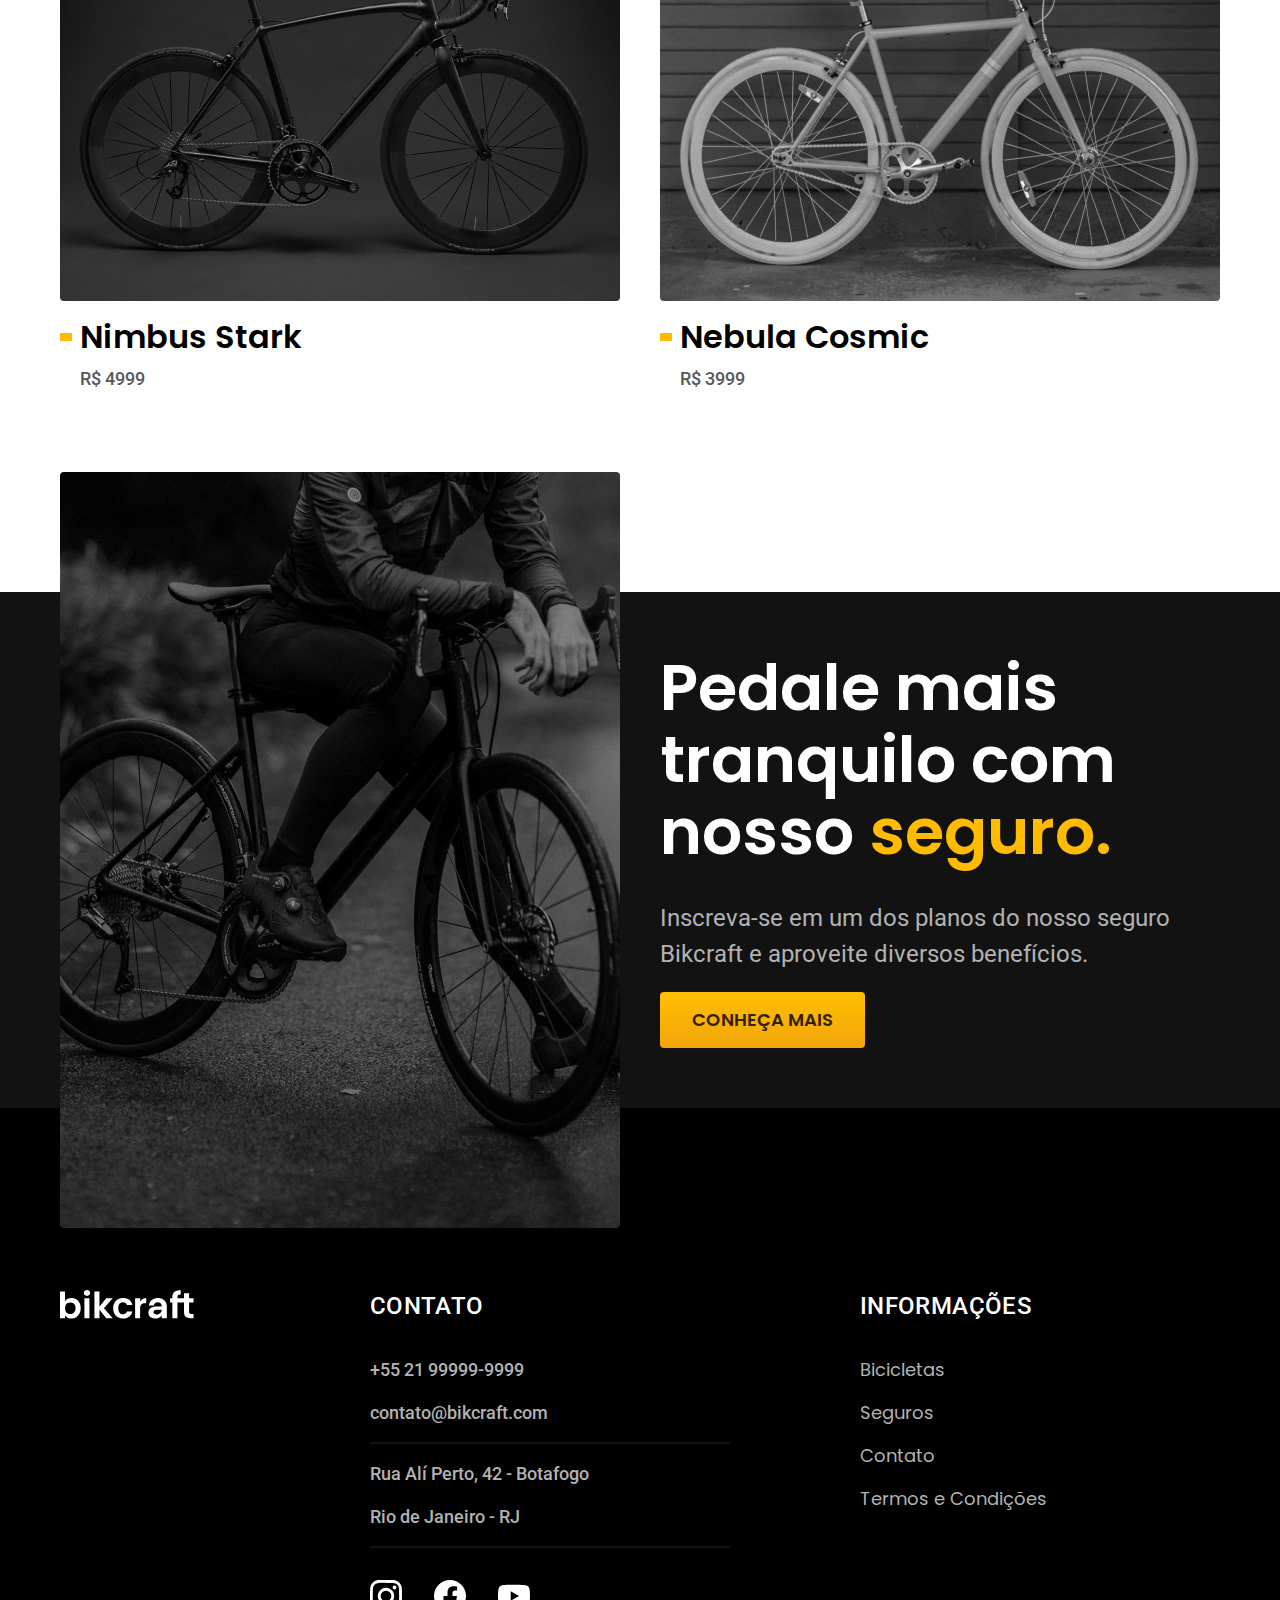
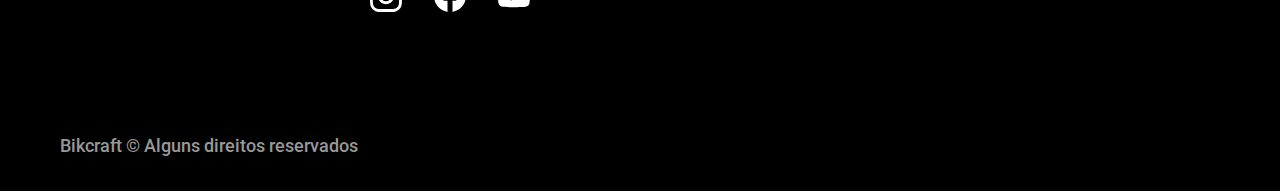
<file: bicicletas/magic.html>
<!DOCTYPE html>

<html lang="PT-BR">

<head>
  <meta charset="UTF-8">
  <meta name="viewport" content="width=device-width, initial-scale=1.0">
  <meta name="description" content="Conheça nossos Termos e Condições. Leia sobre políticas de estorno, gestão da conta do usuário, planos de seguros e todas as diretrizes que regem sua experiência Bikcraft.">
  <title>Magic Might | Bikcraft</title>
  <link rel="preconnect" href="https://fonts.googleapis.com">
  <link rel="preconnect" href="https://fonts.gstatic.com" crossorigin>
  <link href="https://fonts.googleapis.com/css2?family=Merriweather:ital,opsz,wdth,wght@1,18..144,87..112,900&family=Poppins:wght@400;600&family=Roboto:wght@400;500&display=swap" rel="stylesheet">
  <link rel="stylesheet" href="../css/style.css">
  <link rel="icon" href="../favicon.svg" type="svg+xml">
</head>

<body id="bike-page">

  <header class="header-bg">
    <div class="header container">
      <a href="../"><img src="../img/bikcraft.svg" alt="Bikcraft" width="136" height="32"></a>
      <nav aria-label="primaria">
        <ul class="header-menu font-1-m color-b0">
          <li><a href="../bicicletas.html">Bicicletas</a></li>
          <li><a href="../seguros.html">Seguros</a></li>
          <li><a href="../contato.html">Contato</a></li>
        </ul>
      </nav>
    </div>
  </header>

  <main class="title-bg">
    <div>
      <div class="title container">
        <p class="font-2-xl color-b5">R$ 2499</p>
        <h1 class="font-1-xxl color-b0">Magic Might<span class="color-p1">.</span></h1>
      </div>
    </div>

    <div class="bike-page container">
      <div class="bike-page-images">
        <img src="../img/bicicleta/nimbus2.jpg" alt="">
        <img src="../img/bicicleta/nimbus1.jpg" alt="">
        <img src="../img/bicicleta/nimbus3.jpg" alt="">
      </div>
      <div class="bike-page-content">
        <p class="font-2-l color-b5">A Magic Might é compacta e ágil, ideal para a rotina urbana. Estrutura leve que une conforto, mobilidade e desempenho no dia a dia.</p>
        <div class="bike-page-buy">
          <a class="btn" href="../orcamento.html">Comprar Agora</a>
          <span class="font-1-xs color-b6"> <img src="../img/icones/entrega.svg" alt="">entrega em 5 dias</span>
          <span class="font-1-xs color-b6"> <img src="../img/icones/estoque.svg" alt="">18 em estoque</span>
        </div>
        <h2 class="font-1-xs color-b0">Informações</h2>
        <ul class="bike-page-info">
          <li>
            <img src="../img/icones/eletrica.svg" alt="">
            <h3 class="font-1-m color-b0">Motor Elétrico</h3>
            <p class="font-2-xs color-b5">Permite você viajar distâncias inimagináveis com a sua bike.</p>
          </li>
          <li>
            <img src="../img/icones/velocidade.svg" alt="">
            <h3 class="font-1-m color-b0">40km/h</h3>
            <p class="font-2-xs color-b5">A mais rápida bicicleta elétrica disponível hoje no mercado.</p>
          </li>
          <li>
            <img src="../img/icones/rastreador.svg" alt="">
            <h3 class="font-1-m color-b0">Rastreador</h3>
            <p class="font-2-xs color-b5">Rastreador e sistema anti-furto para garantir o seu sossego.</p>
          </li>
          <li>
            <img src="../img/icones/carbono.svg" alt="">
            <h3 class="font-1-m color-b0">Fibra de Carbono</h3>
            <p class="font-2-xs color-b5">Maior proteção possível para a sua Bikcraft com fibra de carbono.</p>
          </li>
        </ul>
        <h2 class="font-1-xs color-b0">Ficha Técnica</h2>
        <ul class="bike-page-file font-2-s color-b4">
          <li>Peso <span>9 kg</span></li>
          <li>Altura <span>60 cm</span></li>
          <li>Largura <span>120 cm</span></li>
          <li>Profundidade <span>10 cm</span></li>
          <li>Marchas <span>16</span></li>
          <li>Roda <span>29</span></li>
        </ul>
      </div>
    </div>


  </main>

  <article class="home-bikes container">
    <h2 class="font-1-xxl color-b12 container">escolha a sua<span class="color-p1">.</span></h2>
    <ul class="home-bikes-list container">
      <li>
        <a href="./nimbus.html">
          <img src="../img/bicicleta/nimbus1.jpg" alt="Bicicleta Nimbus Stark" width="460" height="520">
          <h3 class="font-1-xl color-b12">Nimbus Stark</h3>
          <span class="font-2-m color-b8">R$ 4999</span>
        </a>
      </li>
      <li>
        <a href="./nebula.html">
          <img src="../img/bicicleta/nimbus3.jpg" alt="Bicicleta Nebula Cosmic" width="460" height="520">
          <h3 class="font-1-xl color-b12">Nebula Cosmic</h3>
          <span class="font-2-m color-b8">R$ 3999</span>
        </a>
      </li>
    </ul>
  </article>

  <article class="bike-insurance-bg">
    <div class="bike-insurance container">
      <div class="bike-insurance-image">
        <img src="../img/fotos/seguros.jpg" alt="Pessoa parada em cima de uma bicicleta.">
      </div>
      <div class="bike-insurance-content">
        <h2 class="font-1-xxl color-b0">Pedale mais tranquilo com nosso <span class="color-p1">seguro.</span></h2>
        <p class="font-2-l color-b5">Inscreva-se em um dos planos do nosso seguro Bikcraft e aproveite diversos benefícios.</p>
        <a class="btn" href="../seguros.html">Conheça Mais</a>
      </div>
    </div>
  </article>

  <footer class="footer-bg">
    <div class="footer container">
      <a href="./"><img src="../img/bikcraft.svg" alt="Bikcraft"></a>
      <div class="footer-contact">
        <h3 class="font-2-l-b color-b0">Contato</h3>
        <ul class="font-2-m color-b5">
          <li><a href="tel:+5521999999999">+55 21 99999-9999</a></li>
          <li><a href="mailto:contato@bikcraft.com">contato@bikcraft.com</a></li>
          <li>Rua Alí Perto, 42 - Botafogo</li>
          <li>Rio de Janeiro - RJ</li>
        </ul>
        <div class="footer-social">
          <a href="./"><img src="../img/redes/instagram.svg" alt="Instagram"></a>
          <a href="./"><img src="../img/redes/facebook.svg" alt="Facebook"></a>
          <a href="./"><img src="../img/redes/youtube.svg" alt="Youtube"></a>
        </div>
      </div>
      <div class="footer-info">
        <h3 class="font-2-l-b color-b0">Informações</h3>
        <nav>
          <ul class="font-1-m color-b5">
            <li><a href="../bicicletas.html">Bicicletas</a></li>
            <li><a href="../seguros.html">Seguros</a></li>
            <li><a href="../contato.html">Contato</a></li>
            <li><a href="../termos.html">Termos e Condições</a></li>
          </ul>
        </nav>
      </div>
      <p class="font-2-m color-b6 footer-copy">Bikcraft © Alguns direitos reservados</p>
    </div>
  </footer>

</body>

</html>
</file>
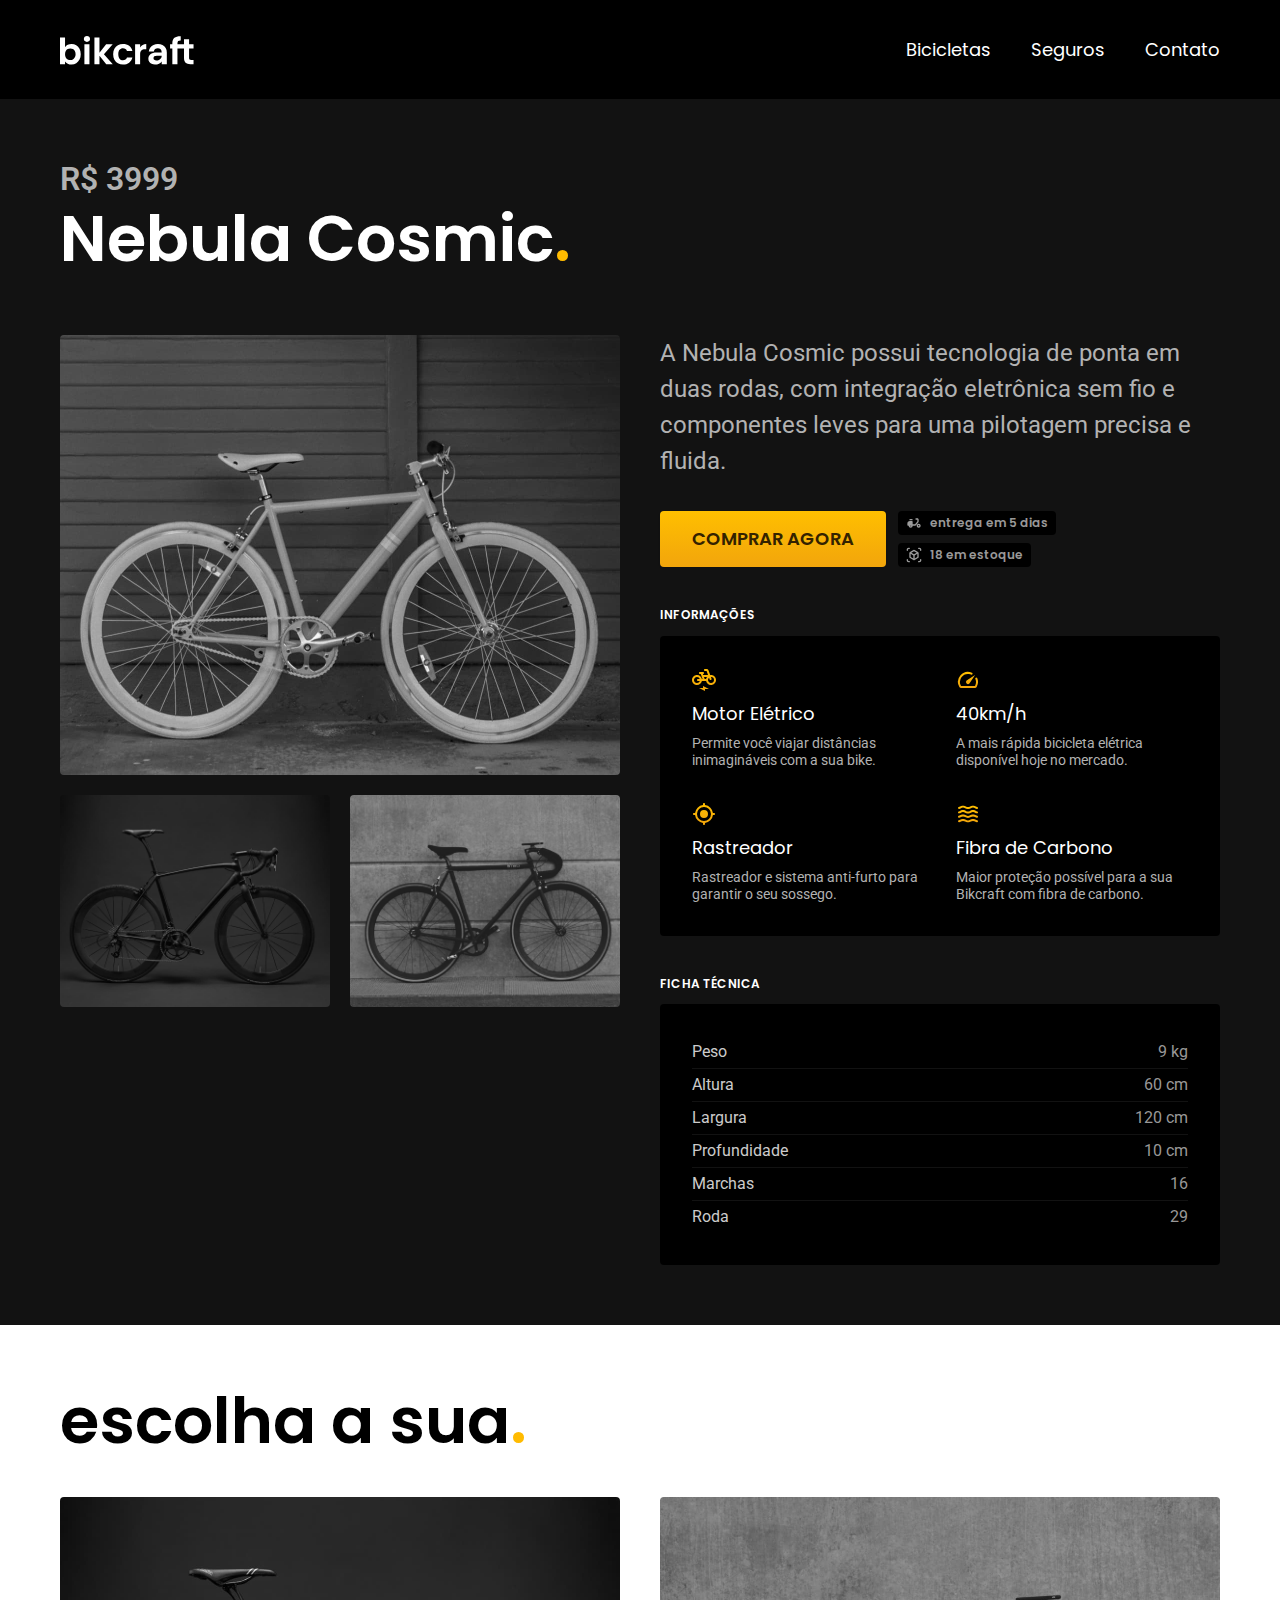
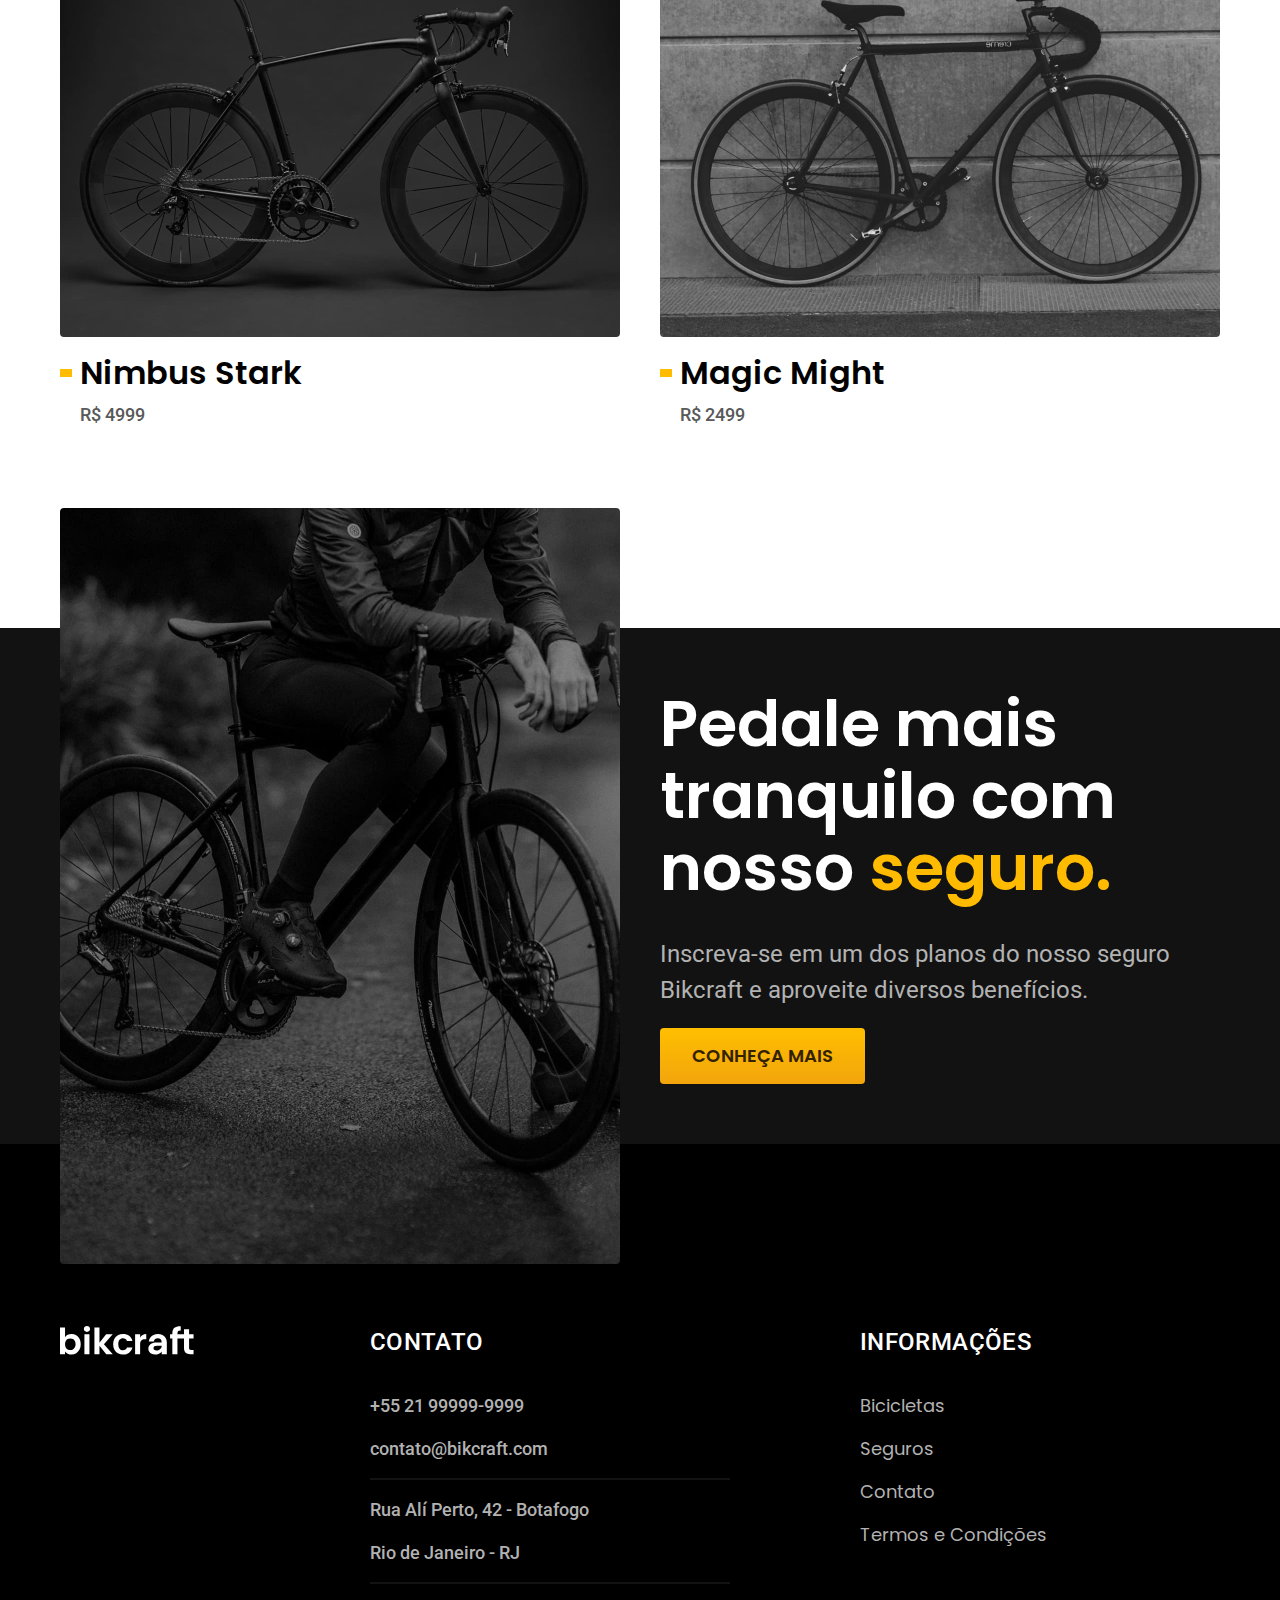
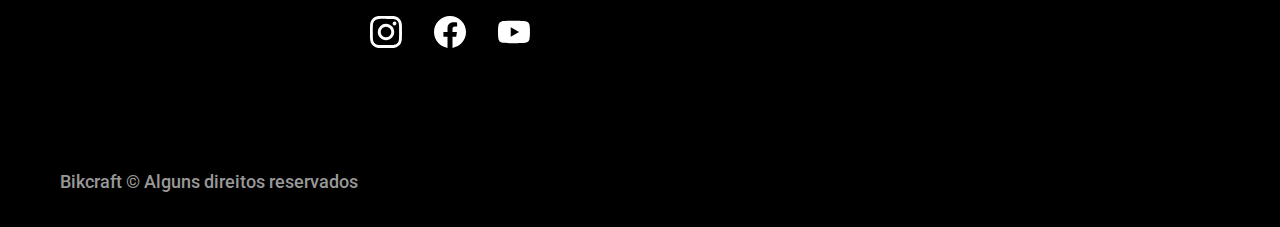
<file: bicicletas/nebula.html>
<!DOCTYPE html>

<html lang="PT-BR">

<head>
  <meta charset="UTF-8">
  <meta name="viewport" content="width=device-width, initial-scale=1.0">
  <meta name="description" content="Conheça nossos Termos e Condições. Leia sobre políticas de estorno, gestão da conta do usuário, planos de seguros e todas as diretrizes que regem sua experiência Bikcraft.">
  <title>Nebula Cosmic | Bikcraft</title>
  <link rel="preconnect" href="https://fonts.googleapis.com">
  <link rel="preconnect" href="https://fonts.gstatic.com" crossorigin>
  <link href="https://fonts.googleapis.com/css2?family=Merriweather:ital,opsz,wdth,wght@1,18..144,87..112,900&family=Poppins:wght@400;600&family=Roboto:wght@400;500&display=swap" rel="stylesheet">
  <link rel="stylesheet" href="../css/style.css">
  <link rel="icon" href="../favicon.svg" type="svg+xml">
</head>

<body id="bike-page">

  <header class="header-bg">
    <div class="header container">
      <a href="../"><img src="../img/bikcraft.svg" alt="Bikcraft" width="136" height="32"></a>
      <nav aria-label="primaria">
        <ul class="header-menu font-1-m color-b0">
          <li><a href="../bicicletas.html">Bicicletas</a></li>
          <li><a href="../seguros.html">Seguros</a></li>
          <li><a href="../contato.html">Contato</a></li>
        </ul>
      </nav>
    </div>
  </header>

  <main class="title-bg">
    <div>
      <div class="title container">
        <p class="font-2-xl color-b5">R$ 3999</p>
        <h1 class="font-1-xxl color-b0">Nebula Cosmic<span class="color-p1">.</span></h1>
      </div>
    </div>

    <div class="bike-page container">
      <div class="bike-page-images">
        <img src="../img/bicicleta/nimbus3.jpg" alt="">
        <img src="../img/bicicleta/nimbus1.jpg" alt="">
        <img src="../img/bicicleta/nimbus2.jpg" alt="">
      </div>
      <div class="bike-page-content">
        <p class="font-2-l color-b5">A Nebula Cosmic possui tecnologia de ponta em duas rodas, com integração eletrônica sem fio e componentes leves para uma pilotagem precisa e fluida.</p>
        <div class="bike-page-buy">
          <a class="btn" href="../orcamento.html">Comprar Agora</a>
          <span class="font-1-xs color-b6"> <img src="../img/icones/entrega.svg" alt="">entrega em 5 dias</span>
          <span class="font-1-xs color-b6"> <img src="../img/icones/estoque.svg" alt="">18 em estoque</span>
        </div>
        <h2 class="font-1-xs color-b0">Informações</h2>
        <ul class="bike-page-info">
          <li>
            <img src="../img/icones/eletrica.svg" alt="">
            <h3 class="font-1-m color-b0">Motor Elétrico</h3>
            <p class="font-2-xs color-b5">Permite você viajar distâncias inimagináveis com a sua bike.</p>
          </li>
          <li>
            <img src="../img/icones/velocidade.svg" alt="">
            <h3 class="font-1-m color-b0">40km/h</h3>
            <p class="font-2-xs color-b5">A mais rápida bicicleta elétrica disponível hoje no mercado.</p>
          </li>
          <li>
            <img src="../img/icones/rastreador.svg" alt="">
            <h3 class="font-1-m color-b0">Rastreador</h3>
            <p class="font-2-xs color-b5">Rastreador e sistema anti-furto para garantir o seu sossego.</p>
          </li>
          <li>
            <img src="../img/icones/carbono.svg" alt="">
            <h3 class="font-1-m color-b0">Fibra de Carbono</h3>
            <p class="font-2-xs color-b5">Maior proteção possível para a sua Bikcraft com fibra de carbono.</p>
          </li>
        </ul>
        <h2 class="font-1-xs color-b0">Ficha Técnica</h2>
        <ul class="bike-page-file font-2-s color-b4">
          <li>Peso <span>9 kg</span></li>
          <li>Altura <span>60 cm</span></li>
          <li>Largura <span>120 cm</span></li>
          <li>Profundidade <span>10 cm</span></li>
          <li>Marchas <span>16</span></li>
          <li>Roda <span>29</span></li>
        </ul>
      </div>
    </div>


  </main>

  <article class="home-bikes container">
    <h2 class="font-1-xxl color-b12 container">escolha a sua<span class="color-p1">.</span></h2>
    <ul class="home-bikes-list container">
      <li>
        <a href="./nimbus.html">
          <img src="../img/bicicleta/nimbus1.jpg" alt="Bicicleta Nimbus Stark" width="460" height="520">
          <h3 class="font-1-xl color-b12">Nimbus Stark</h3>
          <span class="font-2-m color-b8">R$ 4999</span>
        </a>
      </li>
      <li>
        <a href="./magic.html">
          <img src="../img/bicicleta/nimbus2.jpg" alt="Bicicleta Magic Might" width="460" height="520">
          <h3 class="font-1-xl color-b12">Magic Might</h3>
          <span class="font-2-m color-b8">R$ 2499</span>
        </a>
      </li>
    </ul>
  </article>

  <article class="bike-insurance-bg">
    <div class="bike-insurance container">
      <div class="bike-insurance-image">
        <img src="../img/fotos/seguros.jpg" alt="Pessoa parada em cima de uma bicicleta.">
      </div>
      <div class="bike-insurance-content">
        <h2 class="font-1-xxl color-b0">Pedale mais tranquilo com nosso <span class="color-p1">seguro.</span></h2>
        <p class="font-2-l color-b5">Inscreva-se em um dos planos do nosso seguro Bikcraft e aproveite diversos benefícios.</p>
        <a class="btn" href="../seguros.html">Conheça Mais</a>
      </div>
    </div>
  </article>

  <footer class="footer-bg">
    <div class="footer container">
      <a href="./"><img src="../img/bikcraft.svg" alt="Bikcraft"></a>
      <div class="footer-contact">
        <h3 class="font-2-l-b color-b0">Contato</h3>
        <ul class="font-2-m color-b5">
          <li><a href="tel:+5521999999999">+55 21 99999-9999</a></li>
          <li><a href="mailto:contato@bikcraft.com">contato@bikcraft.com</a></li>
          <li>Rua Alí Perto, 42 - Botafogo</li>
          <li>Rio de Janeiro - RJ</li>
        </ul>
        <div class="footer-social">
          <a href="./"><img src="../img/redes/instagram.svg" alt="Instagram"></a>
          <a href="./"><img src="../img/redes/facebook.svg" alt="Facebook"></a>
          <a href="./"><img src="../img/redes/youtube.svg" alt="Youtube"></a>
        </div>
      </div>
      <div class="footer-info">
        <h3 class="font-2-l-b color-b0">Informações</h3>
        <nav>
          <ul class="font-1-m color-b5">
            <li><a href="../bicicletas.html">Bicicletas</a></li>
            <li><a href="../seguros.html">Seguros</a></li>
            <li><a href="../contato.html">Contato</a></li>
            <li><a href="../termos.html">Termos e Condições</a></li>
          </ul>
        </nav>
      </div>
      <p class="font-2-m color-b6 footer-copy">Bikcraft © Alguns direitos reservados</p>
    </div>
  </footer>

</body>

</html>
</file>
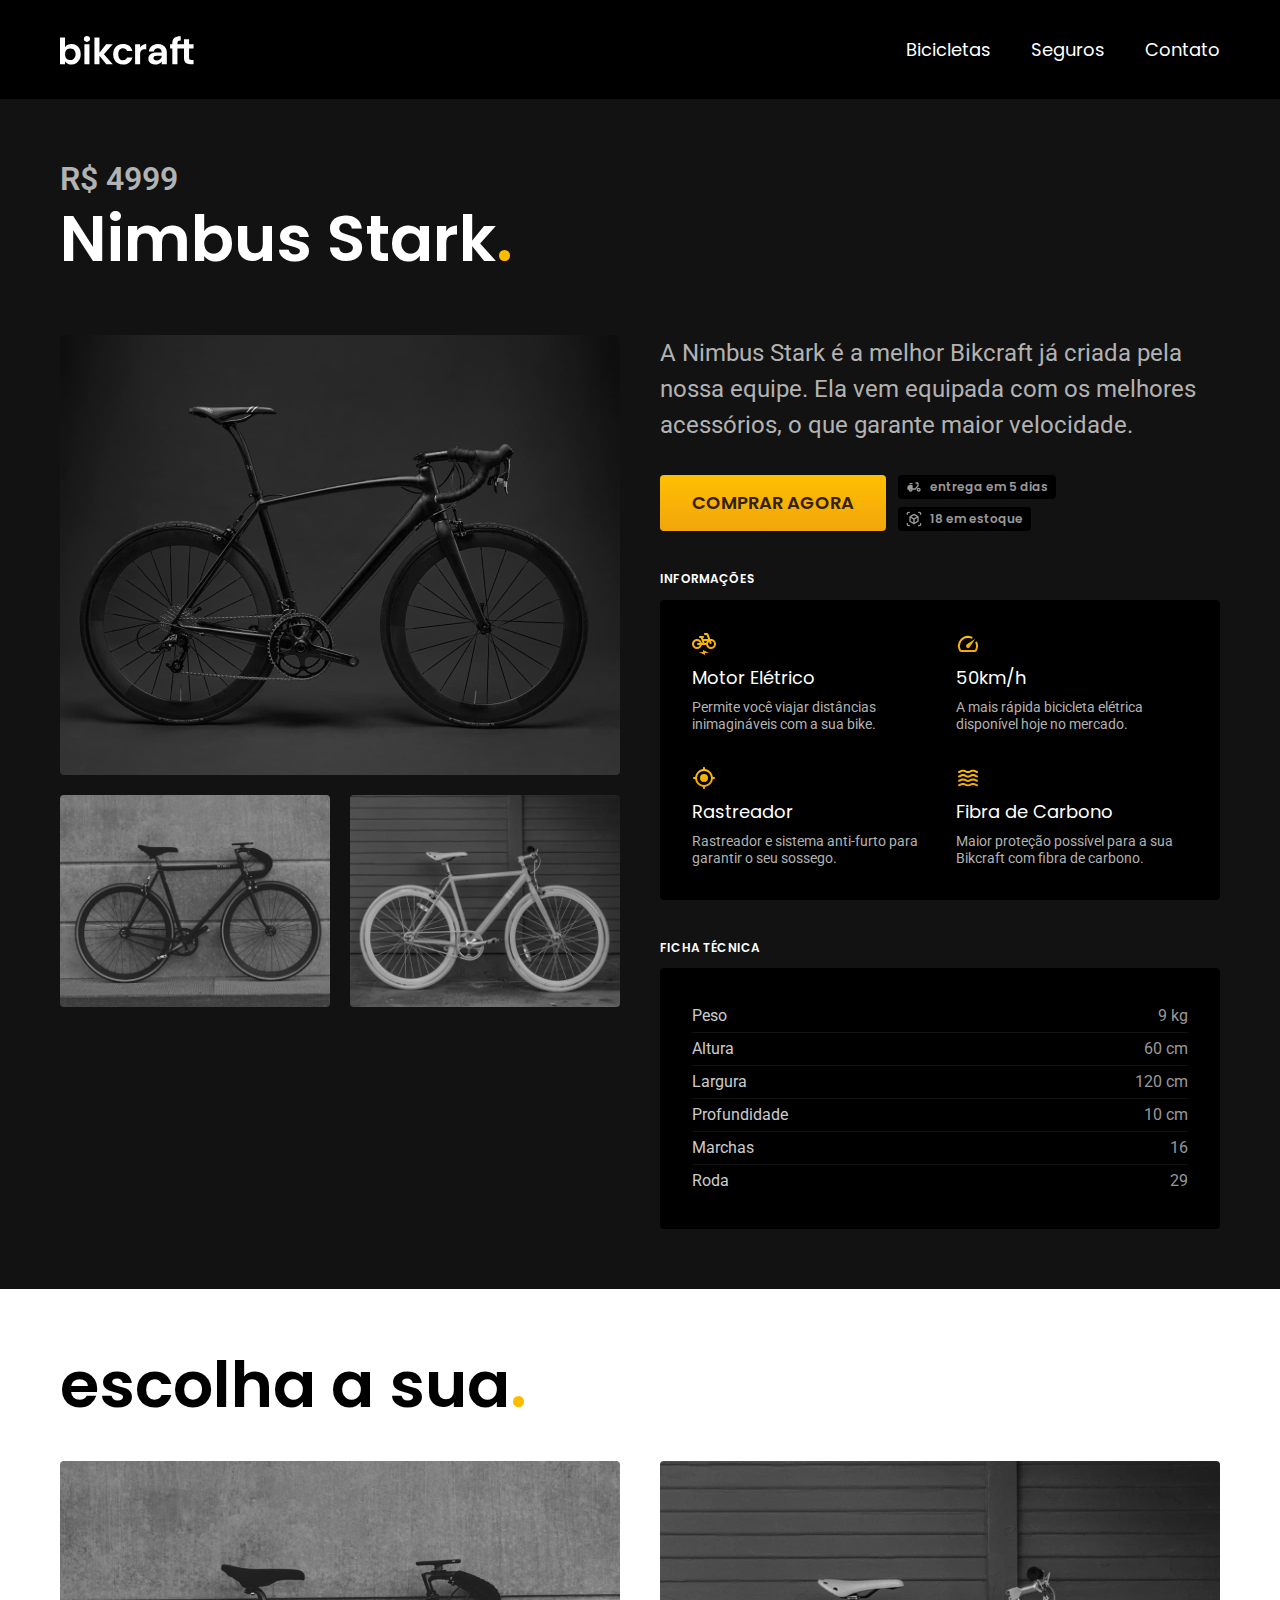
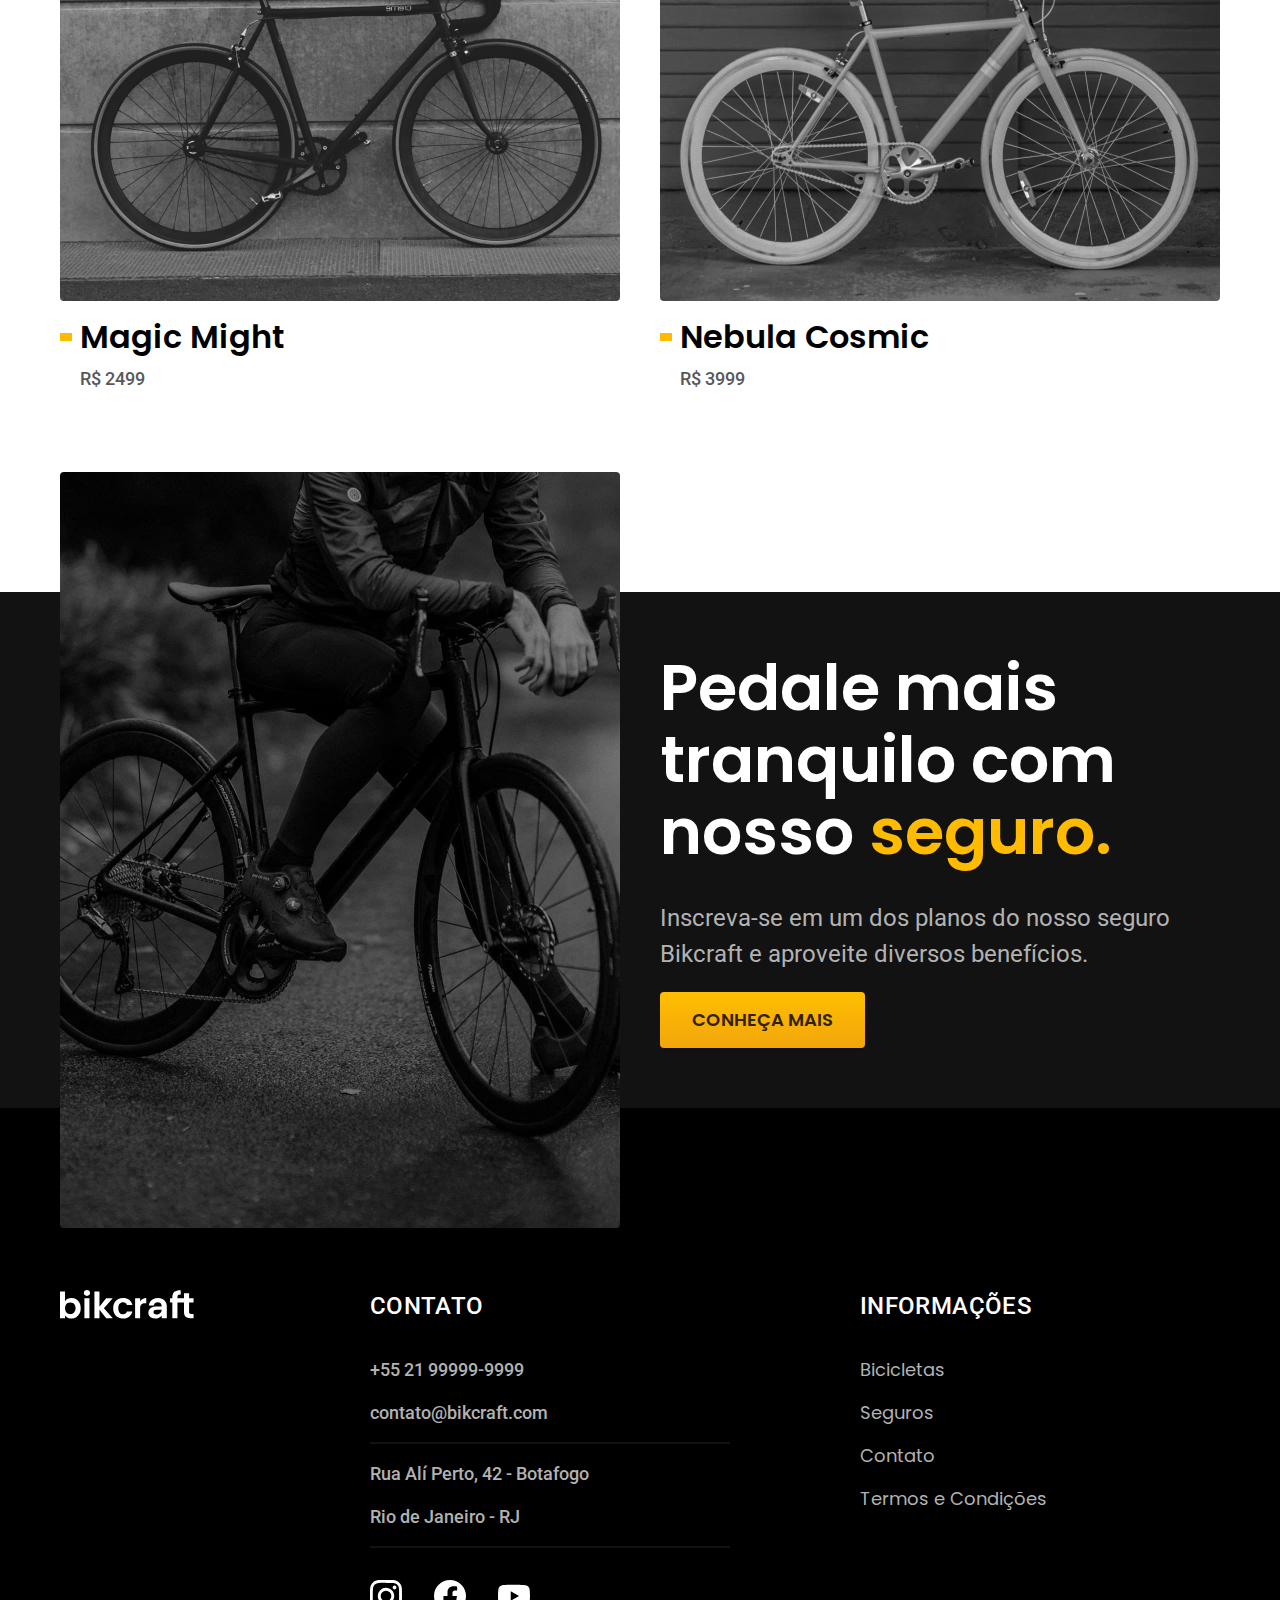
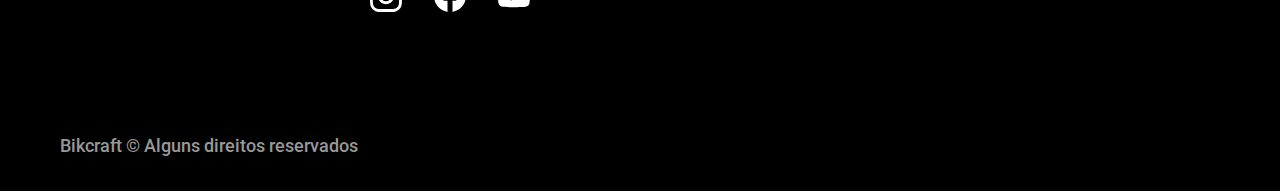
<file: bicicletas/nimbus.html>
<!DOCTYPE html>

<html lang="PT-BR">

<head>
  <meta charset="UTF-8">
  <meta name="viewport" content="width=device-width, initial-scale=1.0">
  <meta name="description" content="Conheça nossos Termos e Condições. Leia sobre políticas de estorno, gestão da conta do usuário, planos de seguros e todas as diretrizes que regem sua experiência Bikcraft.">
  <title>Termos e Condições | Bikcraft</title>
  <link rel="preconnect" href="https://fonts.googleapis.com">
  <link rel="preconnect" href="https://fonts.gstatic.com" crossorigin>
  <link href="https://fonts.googleapis.com/css2?family=Merriweather:ital,opsz,wdth,wght@1,18..144,87..112,900&family=Poppins:wght@400;600&family=Roboto:wght@400;500&display=swap" rel="stylesheet">
  <link rel="stylesheet" href="../css/style.css">
  <link rel="icon" href="../favicon.svg" type="svg+xml">
</head>

<body id="bike-page">

  <header class="header-bg">
    <div class="header container">
      <a href="../"><img src="../img/bikcraft.svg" alt="Bikcraft" width="136" height="32"></a>
      <nav aria-label="primaria">
        <ul class="header-menu font-1-m color-b0">
          <li><a href="../bicicletas.html">Bicicletas</a></li>
          <li><a href="../seguros.html">Seguros</a></li>
          <li><a href="../contato.html">Contato</a></li>
        </ul>
      </nav>
    </div>
  </header>

  <main class="title-bg">
    <div>
      <div class="title container">
        <p class="font-2-xl color-b5">R$ 4999</p>
        <h1 class="font-1-xxl color-b0">Nimbus Stark<span class="color-p1">.</span></h1>
      </div>
    </div>

    <div class="bike-page container">
      <div class="bike-page-images">
        <img src="../img/bicicleta/nimbus1.jpg" alt="">
        <img src="../img/bicicleta/nimbus2.jpg" alt="">
        <img src="../img/bicicleta/nimbus3.jpg" alt="">
      </div>
      <div class="bike-page-content">
        <p class="font-2-l color-b5">A Nimbus Stark é a melhor Bikcraft já criada pela nossa equipe. Ela vem equipada com os melhores acessórios, o que garante maior velocidade.</p>
        <div class="bike-page-buy">
          <a class="btn" href="../orcamento.html">Comprar Agora</a>
          <span class="font-1-xs color-b6"> <img src="../img/icones/entrega.svg" alt="">entrega em 5 dias</span>
          <span class="font-1-xs color-b6"> <img src="../img/icones/estoque.svg" alt="">18 em estoque</span>
        </div>
        <h2 class="font-1-xs color-b0">Informações</h2>
        <ul class="bike-page-info">
          <li>
            <img src="../img/icones/eletrica.svg" alt="">
            <h3 class="font-1-m color-b0">Motor Elétrico</h3>
            <p class="font-2-xs color-b5">Permite você viajar distâncias inimagináveis com a sua bike.</p>
          </li>
          <li>
            <img src="../img/icones/velocidade.svg" alt="">
            <h3 class="font-1-m color-b0">50km/h</h3>
            <p class="font-2-xs color-b5">A mais rápida bicicleta elétrica disponível hoje no mercado.</p>
          </li>
          <li>
            <img src="../img/icones/rastreador.svg" alt="">
            <h3 class="font-1-m color-b0">Rastreador</h3>
            <p class="font-2-xs color-b5">Rastreador e sistema anti-furto para garantir o seu sossego.</p>
          </li>
          <li>
            <img src="../img/icones/carbono.svg" alt="">
            <h3 class="font-1-m color-b0">Fibra de Carbono</h3>
            <p class="font-2-xs color-b5">Maior proteção possível para a sua Bikcraft com fibra de carbono.</p>
          </li>
        </ul>
        <h2 class="font-1-xs color-b0">Ficha Técnica</h2>
        <ul class="bike-page-file font-2-s color-b4">
          <li>Peso <span>9 kg</span></li>
          <li>Altura <span>60 cm</span></li>
          <li>Largura <span>120 cm</span></li>
          <li>Profundidade <span>10 cm</span></li>
          <li>Marchas <span>16</span></li>
          <li>Roda <span>29</span></li>
        </ul>
      </div>
    </div>


  </main>

  <article class="home-bikes container">
    <h2 class="font-1-xxl color-b12 container">escolha a sua<span class="color-p1">.</span></h2>
    <ul class="home-bikes-list container">
      <li>
        <a href="./magic.html">
          <img src="../img/bicicleta/nimbus2.jpg" alt="Bicicleta Magic Might" width="460" height="520">
          <h3 class="font-1-xl color-b12">Magic Might</h3>
          <span class="font-2-m color-b8">R$ 2499</span>
        </a>
      </li>
      <li>
        <a href="./nebula.html">
          <img src="../img/bicicleta/nimbus3.jpg" alt="Bicicleta Nebula Cosmic" width="460" height="520">
          <h3 class="font-1-xl color-b12">Nebula Cosmic</h3>
          <span class="font-2-m color-b8">R$ 3999</span>
        </a>
      </li>
    </ul>
  </article>

  <article class="bike-insurance-bg">
    <div class="bike-insurance container">
      <div class="bike-insurance-image">
        <img src="../img/fotos/seguros.jpg" alt="Pessoa parada em cima de uma bicicleta.">
      </div>
      <div class="bike-insurance-content">
        <h2 class="font-1-xxl color-b0">Pedale mais tranquilo com nosso <span class="color-p1">seguro.</span></h2>
        <p class="font-2-l color-b5">Inscreva-se em um dos planos do nosso seguro Bikcraft e aproveite diversos benefícios.</p>
        <a class="btn" href="../seguros.html">Conheça Mais</a>
      </div>
    </div>
  </article>

  <footer class="footer-bg">
    <div class="footer container">
      <a href="./"><img src="../img/bikcraft.svg" alt="Bikcraft"></a>
      <div class="footer-contact">
        <h3 class="font-2-l-b color-b0">Contato</h3>
        <ul class="font-2-m color-b5">
          <li><a href="tel:+5521999999999">+55 21 99999-9999</a></li>
          <li><a href="mailto:contato@bikcraft.com">contato@bikcraft.com</a></li>
          <li>Rua Alí Perto, 42 - Botafogo</li>
          <li>Rio de Janeiro - RJ</li>
        </ul>
        <div class="footer-social">
          <a href="./"><img src="../img/redes/instagram.svg" alt="Instagram"></a>
          <a href="./"><img src="../img/redes/facebook.svg" alt="Facebook"></a>
          <a href="./"><img src="../img/redes/youtube.svg" alt="Youtube"></a>
        </div>
      </div>
      <div class="footer-info">
        <h3 class="font-2-l-b color-b0">Informações</h3>
        <nav>
          <ul class="font-1-m color-b5">
            <li><a href="../bicicletas.html">Bicicletas</a></li>
            <li><a href="../seguros.html">Seguros</a></li>
            <li><a href="../contato.html">Contato</a></li>
            <li><a href="../termos.html">Termos e Condições</a></li>
          </ul>
        </nav>
      </div>
      <p class="font-2-m color-b6 footer-copy">Bikcraft © Alguns direitos reservados</p>
    </div>
  </footer>

</body>

</html>
</file>
<file: css/style.css>
/* Global */
@import "./global/global.css";
@import "./global/typo.css";
@import "./global/color.css";
@import "./global/header.css";
@import "./global/footer.css";
@import "./global/forms.css";

/* Home */
@import "./home/intro.css";
@import "./home/tech.css";
@import "./home/partners.css";
@import "./home/review.css";

/* Seguros */
@import "./insurance/insurance.css";
@import "./insurance/advantages.css";
@import "./insurance/questions.css";

/* Termos e Condições */
@import "./terms/terms.css";

/* Bicicletas */
@import "./bikes/home-bikes.css";
@import "./bikes/bikes.css";
@import "./bikes/bike-page.css";
@import "./bikes/bike-insurance.css";

/* Contato */
@import "./contact/contact.css";
@import "./contact/stores.css";
</file>
